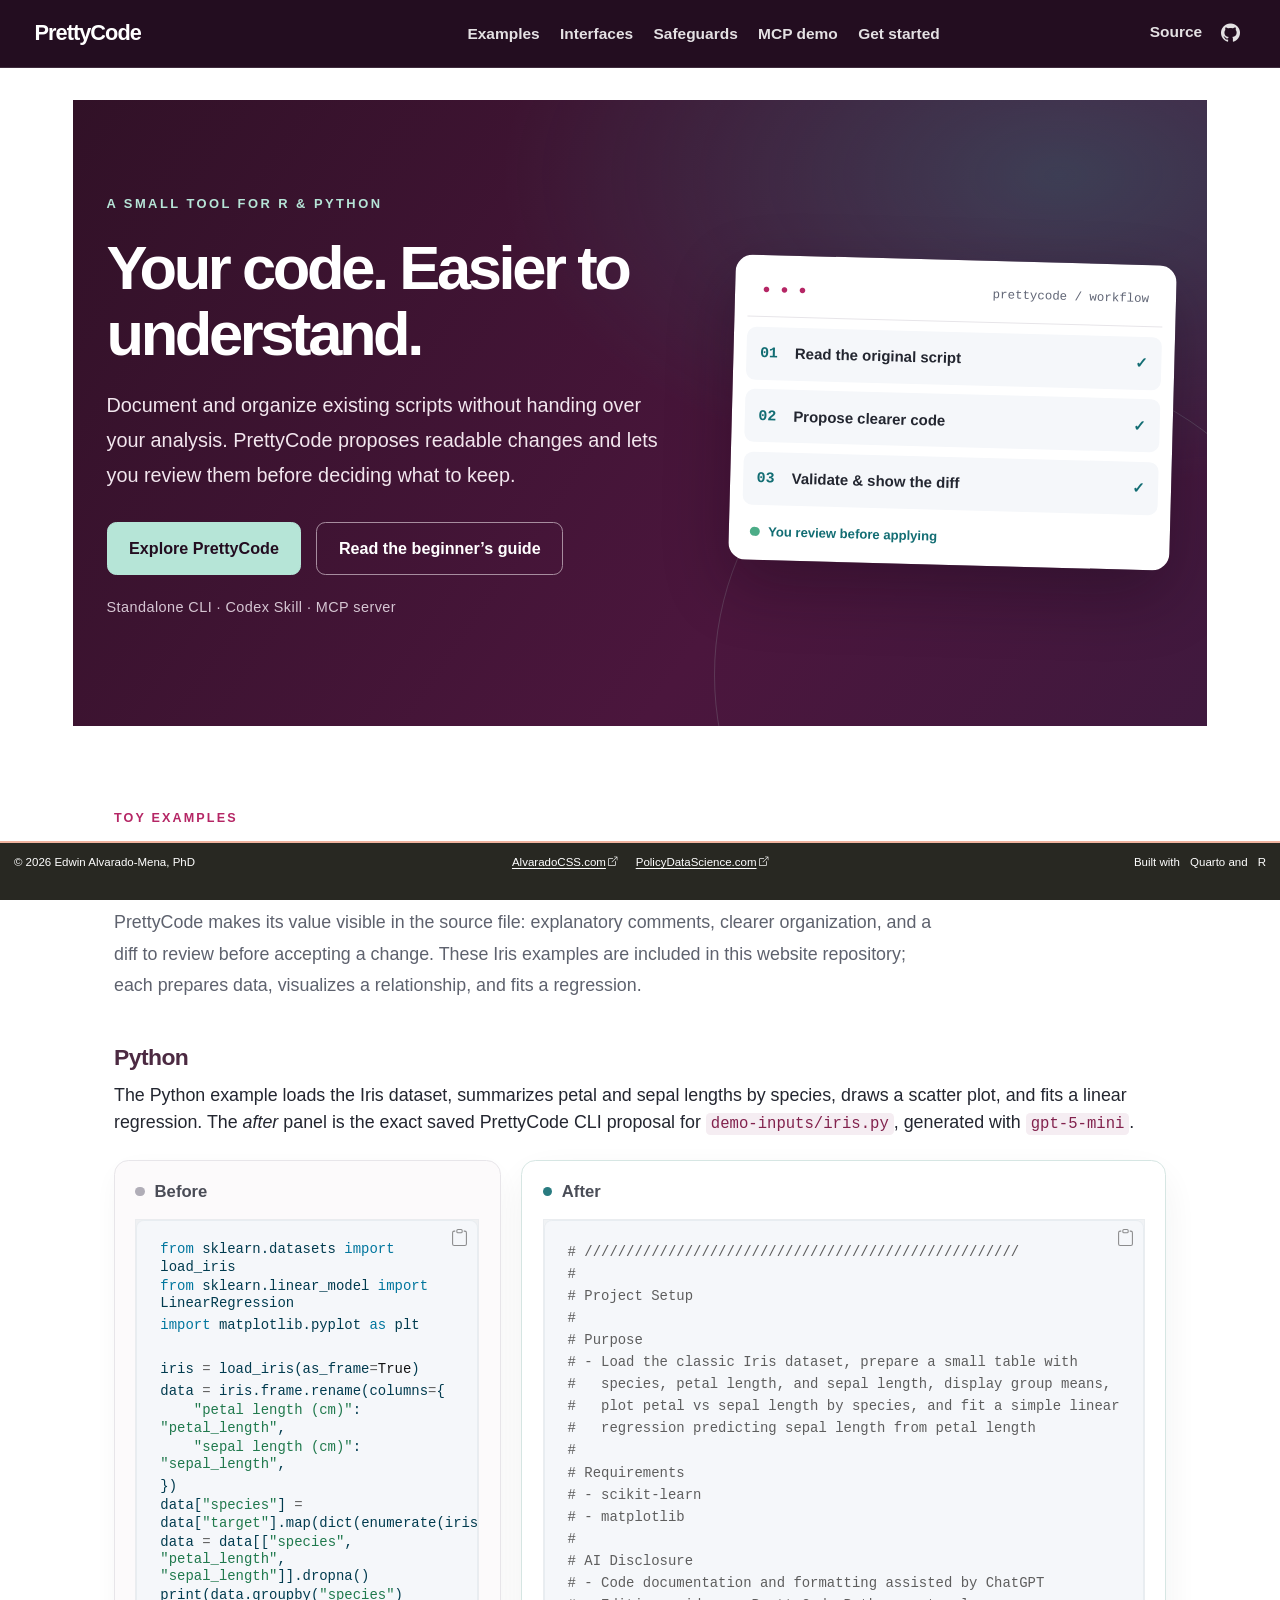
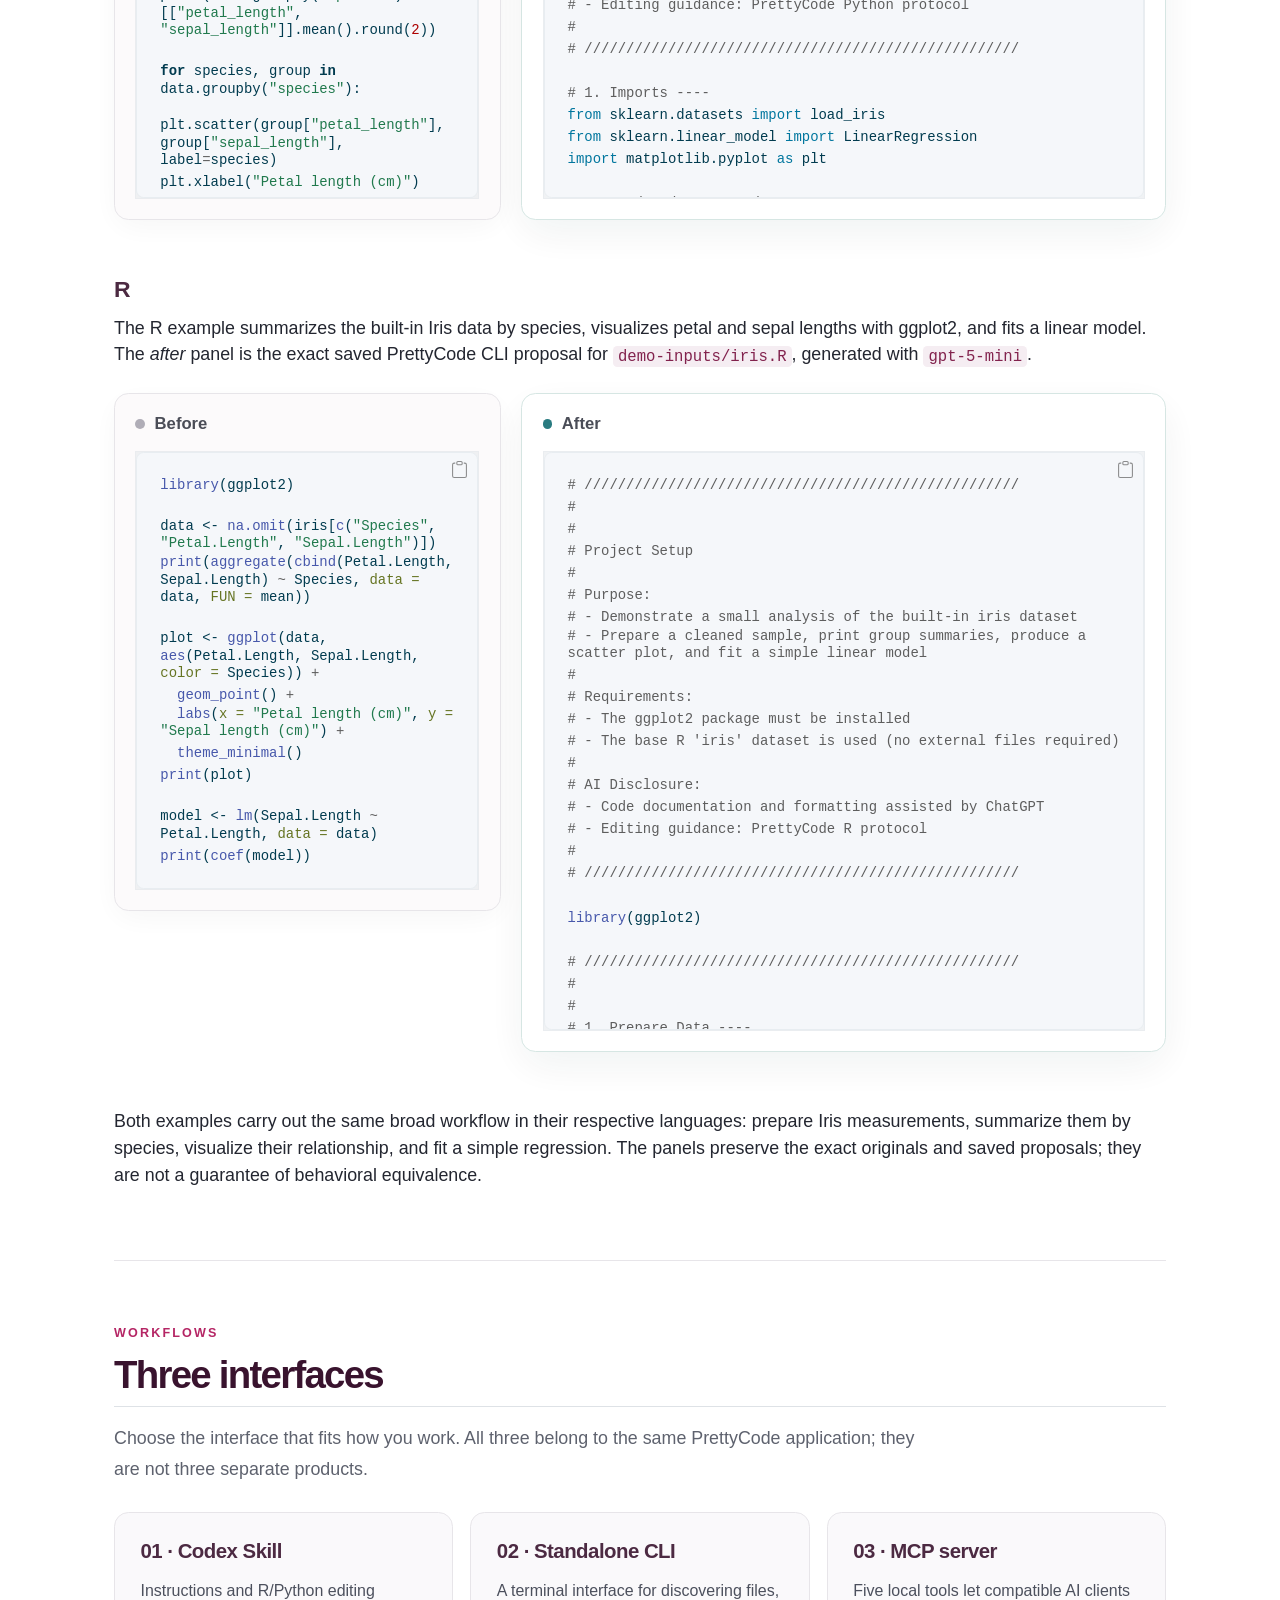
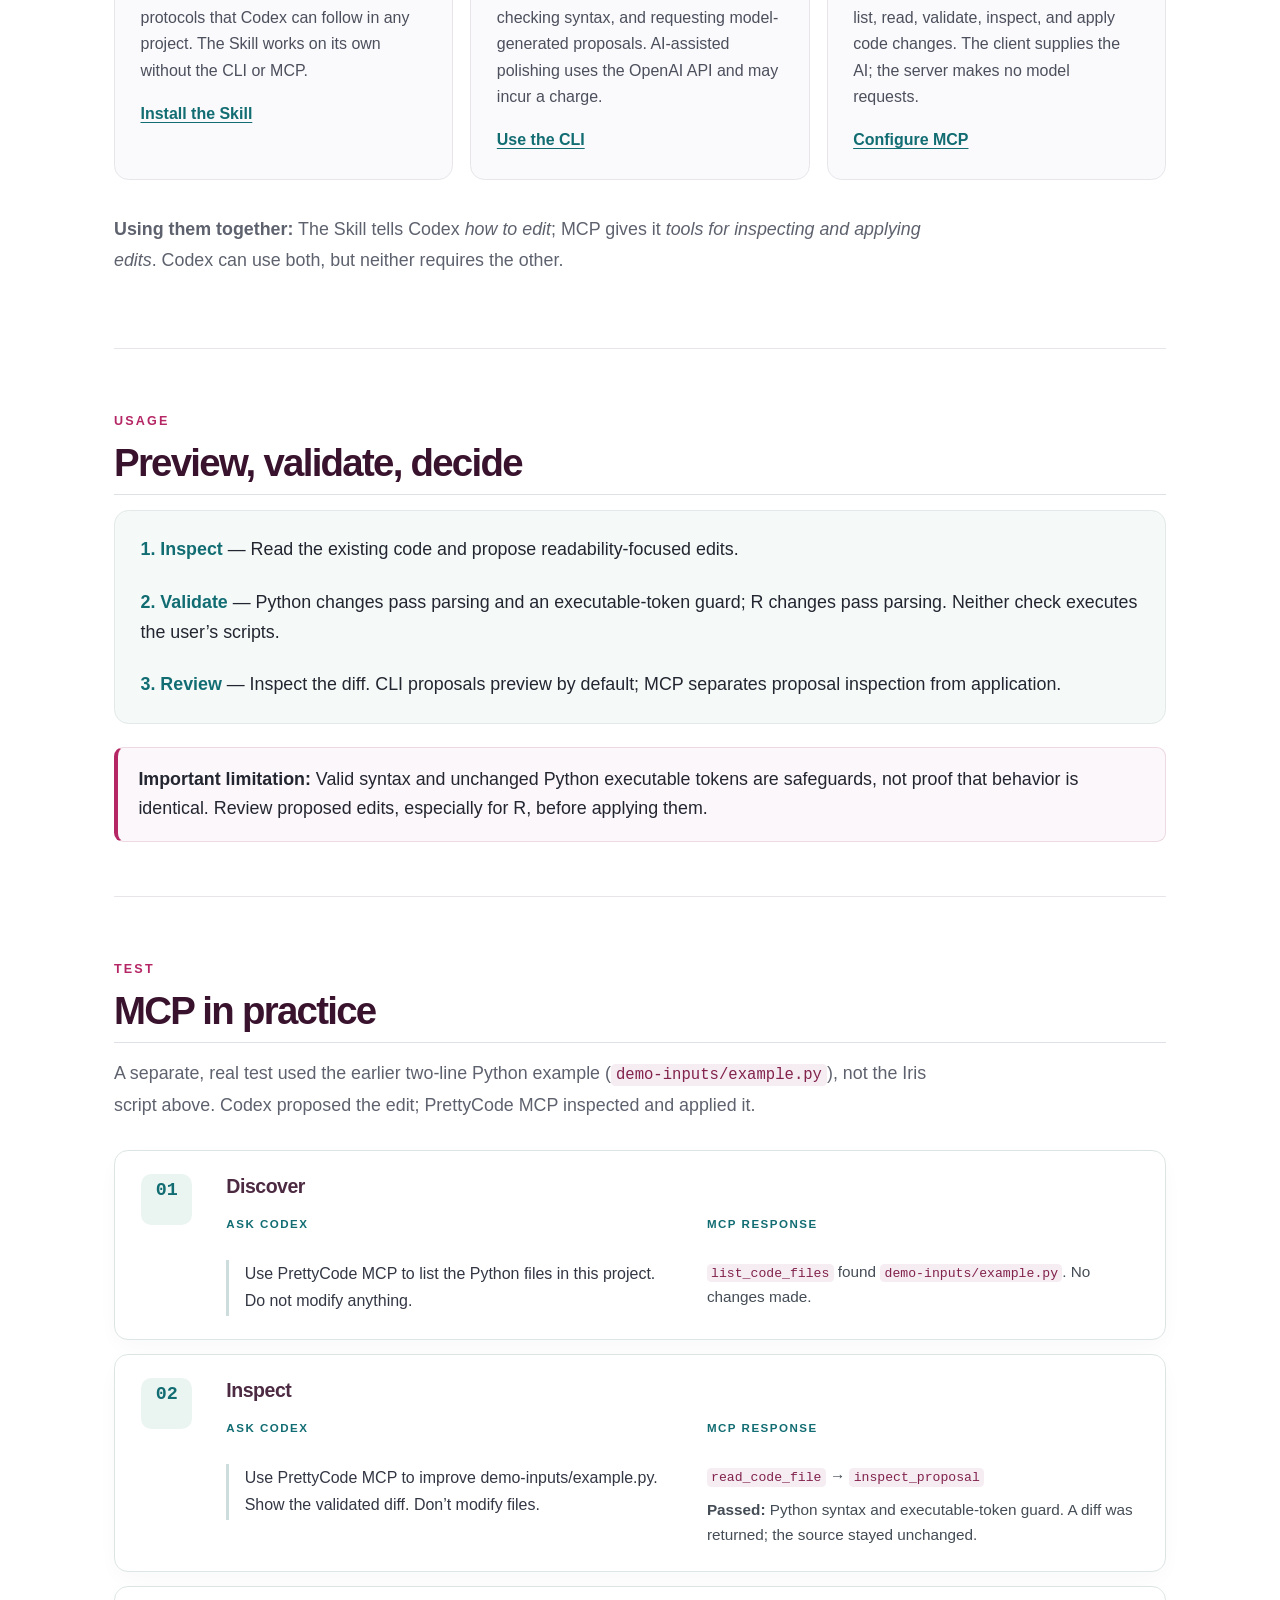
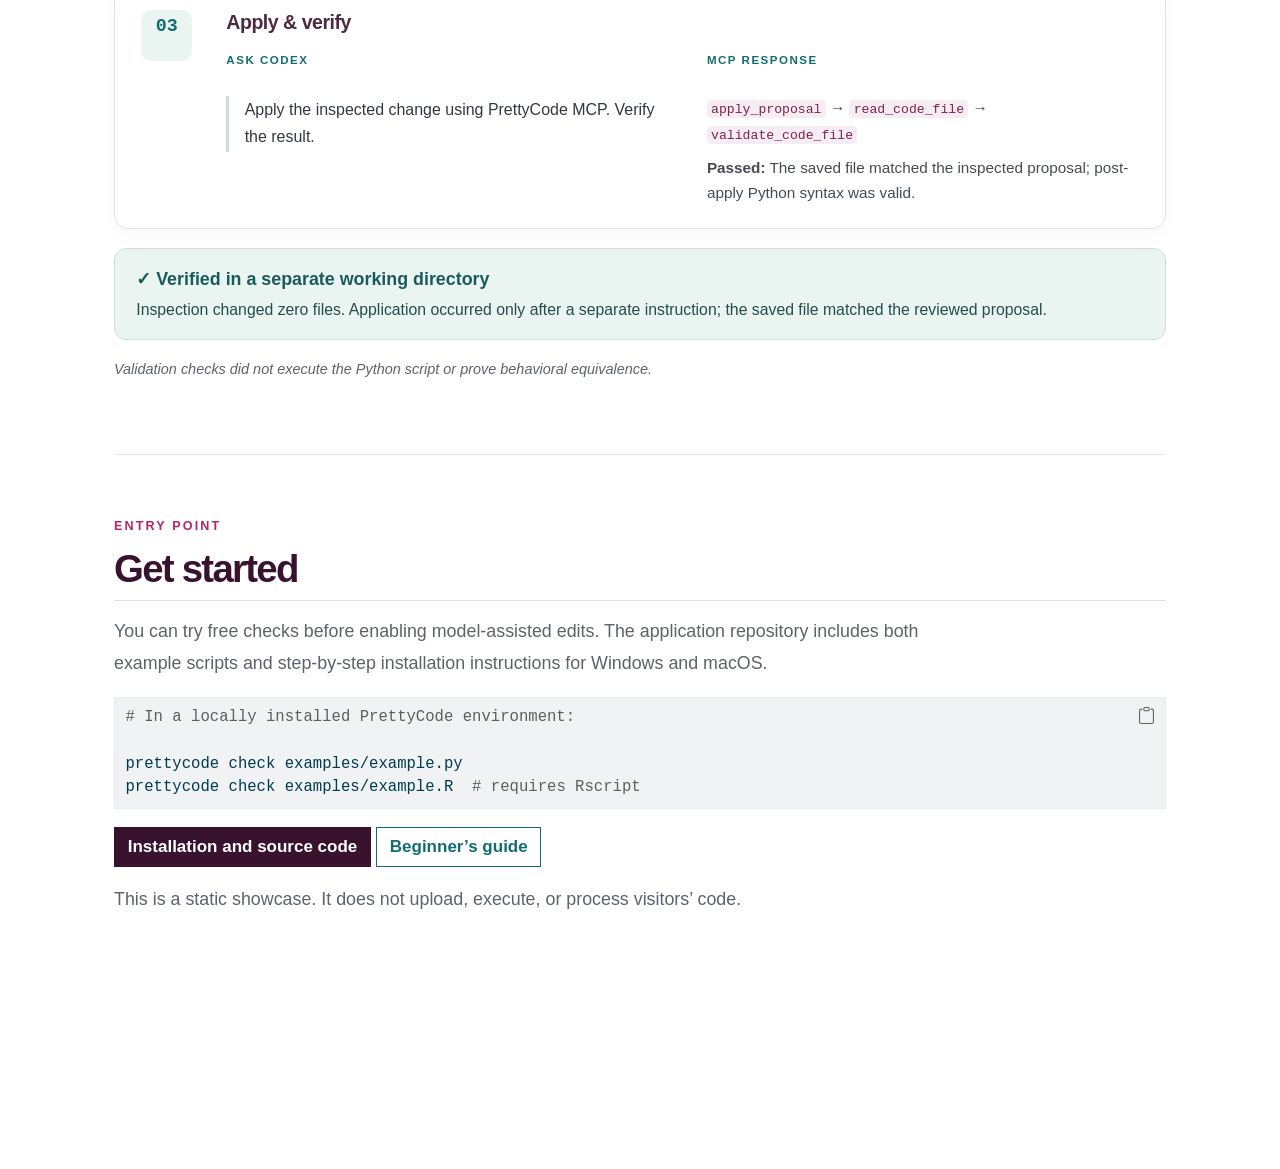
<file: index.html>
<!DOCTYPE html>
<html xmlns="http://www.w3.org/1999/xhtml" lang="en" xml:lang="en"><head>

<meta charset="utf-8">
<meta name="generator" content="quarto-1.8.25">

<meta name="viewport" content="width=device-width, initial-scale=1.0, user-scalable=yes">


<title>PrettyCode</title>
<style>
code{white-space: pre-wrap;}
span.smallcaps{font-variant: small-caps;}
div.columns{display: flex; gap: min(4vw, 1.5em);}
div.column{flex: auto; overflow-x: auto;}
div.hanging-indent{margin-left: 1.5em; text-indent: -1.5em;}
ul.task-list{list-style: none;}
ul.task-list li input[type="checkbox"] {
  width: 0.8em;
  margin: 0 0.8em 0.2em -1em; /* quarto-specific, see https://github.com/quarto-dev/quarto-cli/issues/4556 */ 
  vertical-align: middle;
}
/* CSS for syntax highlighting */
html { -webkit-text-size-adjust: 100%; }
pre > code.sourceCode { white-space: pre; position: relative; }
pre > code.sourceCode > span { display: inline-block; line-height: 1.25; }
pre > code.sourceCode > span:empty { height: 1.2em; }
.sourceCode { overflow: visible; }
code.sourceCode > span { color: inherit; text-decoration: inherit; }
div.sourceCode { margin: 1em 0; }
pre.sourceCode { margin: 0; }
@media screen {
div.sourceCode { overflow: auto; }
}
@media print {
pre > code.sourceCode { white-space: pre-wrap; }
pre > code.sourceCode > span { text-indent: -5em; padding-left: 5em; }
}
pre.numberSource code
  { counter-reset: source-line 0; }
pre.numberSource code > span
  { position: relative; left: -4em; counter-increment: source-line; }
pre.numberSource code > span > a:first-child::before
  { content: counter(source-line);
    position: relative; left: -1em; text-align: right; vertical-align: baseline;
    border: none; display: inline-block;
    -webkit-touch-callout: none; -webkit-user-select: none;
    -khtml-user-select: none; -moz-user-select: none;
    -ms-user-select: none; user-select: none;
    padding: 0 4px; width: 4em;
  }
pre.numberSource { margin-left: 3em;  padding-left: 4px; }
div.sourceCode
  {   }
@media screen {
pre > code.sourceCode > span > a:first-child::before { text-decoration: underline; }
}
</style>


<script src="site_libs/quarto-nav/quarto-nav.js"></script>
<script src="site_libs/clipboard/clipboard.min.js"></script>
<script src="site_libs/quarto-html/quarto.js" type="module"></script>
<script src="site_libs/quarto-html/tabsets/tabsets.js" type="module"></script>
<script src="site_libs/quarto-html/axe/axe-check.js" type="module"></script>
<script src="site_libs/quarto-html/popper.min.js"></script>
<script src="site_libs/quarto-html/tippy.umd.min.js"></script>
<script src="site_libs/quarto-html/anchor.min.js"></script>
<link href="site_libs/quarto-html/tippy.css" rel="stylesheet">
<link href="site_libs/quarto-html/quarto-syntax-highlighting-7b89279ff1a6dce999919e0e67d4d9ec.css" rel="stylesheet" id="quarto-text-highlighting-styles">
<script src="site_libs/bootstrap/bootstrap.min.js"></script>
<link href="site_libs/bootstrap/bootstrap-icons.css" rel="stylesheet">
<link href="site_libs/bootstrap/bootstrap-cdb13bc5f657b12f95edd4f6bce14312.min.css" rel="stylesheet" append-hash="true" id="quarto-bootstrap" data-mode="light">
<script src="site_libs/quarto-contrib/iconify-3.0.0/iconify-icon.min.js"></script>
<script id="quarto-search-options" type="application/json">{
  "language": {
    "search-no-results-text": "No results",
    "search-matching-documents-text": "matching documents",
    "search-copy-link-title": "Copy link to search",
    "search-hide-matches-text": "Hide additional matches",
    "search-more-match-text": "more match in this document",
    "search-more-matches-text": "more matches in this document",
    "search-clear-button-title": "Clear",
    "search-text-placeholder": "",
    "search-detached-cancel-button-title": "Cancel",
    "search-submit-button-title": "Submit",
    "search-label": "Search"
  }
}</script>
<style>html{ scroll-behavior: smooth; }</style>


<link rel="stylesheet" href="styles.css">
</head>

<body class="nav-fixed quarto-light">

<div id="quarto-search-results"></div>
  <header id="quarto-header" class="headroom fixed-top">
    <nav class="navbar navbar-expand-lg " data-bs-theme="dark">
      <div class="navbar-container container-fluid">
      <div class="navbar-brand-container mx-auto">
    <a href="./index.html" class="navbar-brand navbar-brand-logo">
    </a>
    <a class="navbar-brand" href="./index.html">
    <span class="navbar-title">PrettyCode</span>
    </a>
  </div>
          <button class="navbar-toggler" type="button" data-bs-toggle="collapse" data-bs-target="#navbarCollapse" aria-controls="navbarCollapse" role="menu" aria-expanded="false" aria-label="Toggle navigation" onclick="if (window.quartoToggleHeadroom) { window.quartoToggleHeadroom(); }">
  <span class="navbar-toggler-icon"></span>
</button>
          <div class="collapse navbar-collapse" id="navbarCollapse">
            <ul class="navbar-nav navbar-nav-scroll me-auto">
  <li class="nav-item">
    <a class="nav-link" href="./index.html#examples"> 
<span class="menu-text">Examples</span></a>
  </li>  
  <li class="nav-item">
    <a class="nav-link" href="./index.html#interfaces"> 
<span class="menu-text">Interfaces</span></a>
  </li>  
  <li class="nav-item">
    <a class="nav-link" href="./index.html#safeguards"> 
<span class="menu-text">Safeguards</span></a>
  </li>  
  <li class="nav-item">
    <a class="nav-link" href="./index.html#mcp-demo"> 
<span class="menu-text">MCP demo</span></a>
  </li>  
  <li class="nav-item">
    <a class="nav-link" href="./index.html#get-started"> 
<span class="menu-text">Get started</span></a>
  </li>  
</ul>
            <ul class="navbar-nav navbar-nav-scroll ms-auto">
  <li class="nav-item">
    <a class="nav-link" href="https://github.com/ealvaradomena/prettycode-agent"> 
<span class="menu-text">Source</span></a>
  </li>  
  <li class="nav-item compact">
    <a class="nav-link" href="https://github.com/ealvaradomena/prettycode-site"> <i class="bi bi-github" role="img" aria-label="Website source on GitHub">
</i> 
<span class="menu-text"></span></a>
  </li>  
</ul>
          </div> <!-- /navcollapse -->
            <div class="quarto-navbar-tools">
</div>
      </div> <!-- /container-fluid -->
    </nav>
</header>
<!-- content -->
<div id="quarto-content" class="quarto-container page-columns page-rows-contents page-layout-full page-navbar">
<!-- sidebar -->
<!-- margin-sidebar -->
    
<!-- main -->
<main class="content column-page" id="quarto-document-content"><header id="title-block-header" class="quarto-title-block"><h1 class="title display-7">PrettyCode</h1></header>

<header id="title-block-header">


</header>


<div class="hero">
<div class="hero-inner">
<div class="hero-copy">
<div class="eyebrow">
<p>A SMALL TOOL FOR R &amp; PYTHON</p>
</div>
<section id="your-code.-easier-to-understand." class="level1">
<h1>Your code. Easier to understand.</h1>
<p>Document and organize existing scripts without handing over your analysis. PrettyCode proposes readable changes and lets you review them before deciding what to keep.</p>
<p><a href="https://github.com/ealvaradomena/prettycode-agent" class="btn btn-primary hero-button">Explore PrettyCode</a> <a href="https://github.com/ealvaradomena/prettycode-agent/blob/main/PRETTYCODE_BEGINNERS_GUIDE.md" class="btn btn-outline-secondary hero-button">Read the beginner’s guide</a></p>
<div class="hero-note">
<p>Standalone CLI <span aria-hidden="true">·</span> Codex Skill <span aria-hidden="true">·</span> MCP server</p>
</div>
</section>
</div>
<div class="hero-visual" aria-hidden="true">
<div class="workflow-preview">
<div class="workflow-title">
<span class="workflow-dots">● ● ●</span><span>prettycode / workflow</span>
</div>
<div class="workflow-row">
<span class="workflow-number">01</span><span>Read the original script</span><span class="workflow-check">✓</span>
</div>
<div class="workflow-row">
<span class="workflow-number">02</span><span>Propose clearer code</span><span class="workflow-check">✓</span>
</div>
<div class="workflow-row">
<span class="workflow-number">03</span><span>Validate &amp; show the diff</span><span class="workflow-check">✓</span>
</div>
<div class="workflow-footer">
<span class="workflow-pulse"></span> You review before applying
</div>
</div>
</div>
</div>
</div>
<div class="site-content">
<section id="examples" class="level2">
<h2 class="anchored" data-anchor-id="examples">See what changes</h2>
<p>PrettyCode makes its value visible in the source file: explanatory comments, clearer organization, and a diff to review before accepting a change. These Iris examples are included in this website repository; each prepares data, visualizes a relationship, and fits a regression.</p>
<section id="python" class="level3">
<h3 class="anchored" data-anchor-id="python">Python</h3>
<p>The Python example loads the Iris dataset, summarizes petal and sepal lengths by species, draws a scatter plot, and fits a linear regression. The <em>after</em> panel is the exact saved PrettyCode CLI proposal for <code>demo-inputs/iris.py</code>, generated with <code>gpt-5-mini</code>.</p>
<div class="comparison">
<section id="before" class="level4 comparison-panel">
<h4 class="anchored" data-anchor-id="before">Before</h4>
<div class="code-copy-outer-scaffold"><div class="sourceCode" id="cb1"><pre class="sourceCode python code-with-copy"><code class="sourceCode python"><span id="cb1-1"><a href="#cb1-1" aria-hidden="true" tabindex="-1"></a><span class="im">from</span> sklearn.datasets <span class="im">import</span> load_iris</span>
<span id="cb1-2"><a href="#cb1-2" aria-hidden="true" tabindex="-1"></a><span class="im">from</span> sklearn.linear_model <span class="im">import</span> LinearRegression</span>
<span id="cb1-3"><a href="#cb1-3" aria-hidden="true" tabindex="-1"></a><span class="im">import</span> matplotlib.pyplot <span class="im">as</span> plt</span>
<span id="cb1-4"><a href="#cb1-4" aria-hidden="true" tabindex="-1"></a></span>
<span id="cb1-5"><a href="#cb1-5" aria-hidden="true" tabindex="-1"></a>iris <span class="op">=</span> load_iris(as_frame<span class="op">=</span><span class="va">True</span>)</span>
<span id="cb1-6"><a href="#cb1-6" aria-hidden="true" tabindex="-1"></a>data <span class="op">=</span> iris.frame.rename(columns<span class="op">=</span>{</span>
<span id="cb1-7"><a href="#cb1-7" aria-hidden="true" tabindex="-1"></a>    <span class="st">"petal length (cm)"</span>: <span class="st">"petal_length"</span>,</span>
<span id="cb1-8"><a href="#cb1-8" aria-hidden="true" tabindex="-1"></a>    <span class="st">"sepal length (cm)"</span>: <span class="st">"sepal_length"</span>,</span>
<span id="cb1-9"><a href="#cb1-9" aria-hidden="true" tabindex="-1"></a>})</span>
<span id="cb1-10"><a href="#cb1-10" aria-hidden="true" tabindex="-1"></a>data[<span class="st">"species"</span>] <span class="op">=</span> data[<span class="st">"target"</span>].<span class="bu">map</span>(<span class="bu">dict</span>(<span class="bu">enumerate</span>(iris.target_names)))</span>
<span id="cb1-11"><a href="#cb1-11" aria-hidden="true" tabindex="-1"></a>data <span class="op">=</span> data[[<span class="st">"species"</span>, <span class="st">"petal_length"</span>, <span class="st">"sepal_length"</span>]].dropna()</span>
<span id="cb1-12"><a href="#cb1-12" aria-hidden="true" tabindex="-1"></a><span class="bu">print</span>(data.groupby(<span class="st">"species"</span>)[[<span class="st">"petal_length"</span>, <span class="st">"sepal_length"</span>]].mean().<span class="bu">round</span>(<span class="dv">2</span>))</span>
<span id="cb1-13"><a href="#cb1-13" aria-hidden="true" tabindex="-1"></a></span>
<span id="cb1-14"><a href="#cb1-14" aria-hidden="true" tabindex="-1"></a><span class="cf">for</span> species, group <span class="kw">in</span> data.groupby(<span class="st">"species"</span>):</span>
<span id="cb1-15"><a href="#cb1-15" aria-hidden="true" tabindex="-1"></a>    plt.scatter(group[<span class="st">"petal_length"</span>], group[<span class="st">"sepal_length"</span>], label<span class="op">=</span>species)</span>
<span id="cb1-16"><a href="#cb1-16" aria-hidden="true" tabindex="-1"></a>plt.xlabel(<span class="st">"Petal length (cm)"</span>)</span>
<span id="cb1-17"><a href="#cb1-17" aria-hidden="true" tabindex="-1"></a>plt.ylabel(<span class="st">"Sepal length (cm)"</span>)</span>
<span id="cb1-18"><a href="#cb1-18" aria-hidden="true" tabindex="-1"></a>plt.legend()</span>
<span id="cb1-19"><a href="#cb1-19" aria-hidden="true" tabindex="-1"></a>plt.show()</span>
<span id="cb1-20"><a href="#cb1-20" aria-hidden="true" tabindex="-1"></a></span>
<span id="cb1-21"><a href="#cb1-21" aria-hidden="true" tabindex="-1"></a>model <span class="op">=</span> LinearRegression().fit(data[[<span class="st">"petal_length"</span>]], data[<span class="st">"sepal_length"</span>])</span>
<span id="cb1-22"><a href="#cb1-22" aria-hidden="true" tabindex="-1"></a><span class="bu">print</span>(<span class="st">"Intercept:"</span>, model.intercept_, <span class="st">"Slope:"</span>, model.coef_[<span class="dv">0</span>])</span></code></pre></div><button title="Copy to Clipboard" class="code-copy-button"><i class="bi"></i></button></div>
</section>
<section id="after" class="level4 comparison-panel">
<h4 class="anchored" data-anchor-id="after">After</h4>
<div class="code-copy-outer-scaffold"><div class="sourceCode" id="cb2"><pre class="sourceCode python code-with-copy"><code class="sourceCode python"><span id="cb2-1"><a href="#cb2-1" aria-hidden="true" tabindex="-1"></a><span class="co"># ////////////////////////////////////////////////////</span></span>
<span id="cb2-2"><a href="#cb2-2" aria-hidden="true" tabindex="-1"></a><span class="co">#</span></span>
<span id="cb2-3"><a href="#cb2-3" aria-hidden="true" tabindex="-1"></a><span class="co"># Project Setup</span></span>
<span id="cb2-4"><a href="#cb2-4" aria-hidden="true" tabindex="-1"></a><span class="co">#</span></span>
<span id="cb2-5"><a href="#cb2-5" aria-hidden="true" tabindex="-1"></a><span class="co"># Purpose</span></span>
<span id="cb2-6"><a href="#cb2-6" aria-hidden="true" tabindex="-1"></a><span class="co"># - Load the classic Iris dataset, prepare a small table with</span></span>
<span id="cb2-7"><a href="#cb2-7" aria-hidden="true" tabindex="-1"></a><span class="co">#   species, petal length, and sepal length, display group means,</span></span>
<span id="cb2-8"><a href="#cb2-8" aria-hidden="true" tabindex="-1"></a><span class="co">#   plot petal vs sepal length by species, and fit a simple linear</span></span>
<span id="cb2-9"><a href="#cb2-9" aria-hidden="true" tabindex="-1"></a><span class="co">#   regression predicting sepal length from petal length</span></span>
<span id="cb2-10"><a href="#cb2-10" aria-hidden="true" tabindex="-1"></a><span class="co">#</span></span>
<span id="cb2-11"><a href="#cb2-11" aria-hidden="true" tabindex="-1"></a><span class="co"># Requirements</span></span>
<span id="cb2-12"><a href="#cb2-12" aria-hidden="true" tabindex="-1"></a><span class="co"># - scikit-learn</span></span>
<span id="cb2-13"><a href="#cb2-13" aria-hidden="true" tabindex="-1"></a><span class="co"># - matplotlib</span></span>
<span id="cb2-14"><a href="#cb2-14" aria-hidden="true" tabindex="-1"></a><span class="co">#</span></span>
<span id="cb2-15"><a href="#cb2-15" aria-hidden="true" tabindex="-1"></a><span class="co"># AI Disclosure</span></span>
<span id="cb2-16"><a href="#cb2-16" aria-hidden="true" tabindex="-1"></a><span class="co"># - Code documentation and formatting assisted by ChatGPT</span></span>
<span id="cb2-17"><a href="#cb2-17" aria-hidden="true" tabindex="-1"></a><span class="co"># - Editing guidance: PrettyCode Python protocol</span></span>
<span id="cb2-18"><a href="#cb2-18" aria-hidden="true" tabindex="-1"></a><span class="co">#</span></span>
<span id="cb2-19"><a href="#cb2-19" aria-hidden="true" tabindex="-1"></a><span class="co"># ////////////////////////////////////////////////////</span></span>
<span id="cb2-20"><a href="#cb2-20" aria-hidden="true" tabindex="-1"></a></span>
<span id="cb2-21"><a href="#cb2-21" aria-hidden="true" tabindex="-1"></a><span class="co"># 1. Imports ----</span></span>
<span id="cb2-22"><a href="#cb2-22" aria-hidden="true" tabindex="-1"></a><span class="im">from</span> sklearn.datasets <span class="im">import</span> load_iris</span>
<span id="cb2-23"><a href="#cb2-23" aria-hidden="true" tabindex="-1"></a><span class="im">from</span> sklearn.linear_model <span class="im">import</span> LinearRegression</span>
<span id="cb2-24"><a href="#cb2-24" aria-hidden="true" tabindex="-1"></a><span class="im">import</span> matplotlib.pyplot <span class="im">as</span> plt</span>
<span id="cb2-25"><a href="#cb2-25" aria-hidden="true" tabindex="-1"></a></span>
<span id="cb2-26"><a href="#cb2-26" aria-hidden="true" tabindex="-1"></a><span class="co"># 2. Load and prepare data ----</span></span>
<span id="cb2-27"><a href="#cb2-27" aria-hidden="true" tabindex="-1"></a></span>
<span id="cb2-28"><a href="#cb2-28" aria-hidden="true" tabindex="-1"></a><span class="co"># Load the iris dataset as a pandas DataFrame (scikit-learn provides as_frame)</span></span>
<span id="cb2-29"><a href="#cb2-29" aria-hidden="true" tabindex="-1"></a>iris <span class="op">=</span> load_iris(as_frame<span class="op">=</span><span class="va">True</span>)</span>
<span id="cb2-30"><a href="#cb2-30" aria-hidden="true" tabindex="-1"></a></span>
<span id="cb2-31"><a href="#cb2-31" aria-hidden="true" tabindex="-1"></a><span class="co"># Rename lengthy column names to shorter, snake_case names for clarity</span></span>
<span id="cb2-32"><a href="#cb2-32" aria-hidden="true" tabindex="-1"></a>data <span class="op">=</span> iris.frame.rename(</span>
<span id="cb2-33"><a href="#cb2-33" aria-hidden="true" tabindex="-1"></a>    columns<span class="op">=</span>{</span>
<span id="cb2-34"><a href="#cb2-34" aria-hidden="true" tabindex="-1"></a>        <span class="st">"petal length (cm)"</span>: <span class="st">"petal_length"</span>,</span>
<span id="cb2-35"><a href="#cb2-35" aria-hidden="true" tabindex="-1"></a>        <span class="st">"sepal length (cm)"</span>: <span class="st">"sepal_length"</span>,</span>
<span id="cb2-36"><a href="#cb2-36" aria-hidden="true" tabindex="-1"></a>    }</span>
<span id="cb2-37"><a href="#cb2-37" aria-hidden="true" tabindex="-1"></a>)</span>
<span id="cb2-38"><a href="#cb2-38" aria-hidden="true" tabindex="-1"></a></span>
<span id="cb2-39"><a href="#cb2-39" aria-hidden="true" tabindex="-1"></a><span class="co"># Map numeric target codes to human-readable species names</span></span>
<span id="cb2-40"><a href="#cb2-40" aria-hidden="true" tabindex="-1"></a><span class="co"># - iris.target_names contains the species labels in order</span></span>
<span id="cb2-41"><a href="#cb2-41" aria-hidden="true" tabindex="-1"></a>data[<span class="st">"species"</span>] <span class="op">=</span> data[<span class="st">"target"</span>].<span class="bu">map</span>(<span class="bu">dict</span>(<span class="bu">enumerate</span>(iris.target_names)))</span>
<span id="cb2-42"><a href="#cb2-42" aria-hidden="true" tabindex="-1"></a></span>
<span id="cb2-43"><a href="#cb2-43" aria-hidden="true" tabindex="-1"></a><span class="co"># Keep only the columns we need for analysis and drop any missing rows</span></span>
<span id="cb2-44"><a href="#cb2-44" aria-hidden="true" tabindex="-1"></a>data <span class="op">=</span> data[[<span class="st">"species"</span>, <span class="st">"petal_length"</span>, <span class="st">"sepal_length"</span>]].dropna()</span>
<span id="cb2-45"><a href="#cb2-45" aria-hidden="true" tabindex="-1"></a></span>
<span id="cb2-46"><a href="#cb2-46" aria-hidden="true" tabindex="-1"></a><span class="co"># 3. Summary statistics ----</span></span>
<span id="cb2-47"><a href="#cb2-47" aria-hidden="true" tabindex="-1"></a></span>
<span id="cb2-48"><a href="#cb2-48" aria-hidden="true" tabindex="-1"></a><span class="co"># Print mean petal and sepal lengths for each species (rounded to 2 decimals)</span></span>
<span id="cb2-49"><a href="#cb2-49" aria-hidden="true" tabindex="-1"></a><span class="bu">print</span>(data.groupby(<span class="st">"species"</span>)[[<span class="st">"petal_length"</span>, <span class="st">"sepal_length"</span>]].mean().<span class="bu">round</span>(<span class="dv">2</span>))</span>
<span id="cb2-50"><a href="#cb2-50" aria-hidden="true" tabindex="-1"></a></span>
<span id="cb2-51"><a href="#cb2-51" aria-hidden="true" tabindex="-1"></a><span class="co"># 4. Visualization ----</span></span>
<span id="cb2-52"><a href="#cb2-52" aria-hidden="true" tabindex="-1"></a></span>
<span id="cb2-53"><a href="#cb2-53" aria-hidden="true" tabindex="-1"></a><span class="co"># Scatter plot of petal length vs sepal length, colored by species</span></span>
<span id="cb2-54"><a href="#cb2-54" aria-hidden="true" tabindex="-1"></a><span class="cf">for</span> species, group <span class="kw">in</span> data.groupby(<span class="st">"species"</span>):</span>
<span id="cb2-55"><a href="#cb2-55" aria-hidden="true" tabindex="-1"></a>    plt.scatter(group[<span class="st">"petal_length"</span>], group[<span class="st">"sepal_length"</span>], label<span class="op">=</span>species)</span>
<span id="cb2-56"><a href="#cb2-56" aria-hidden="true" tabindex="-1"></a></span>
<span id="cb2-57"><a href="#cb2-57" aria-hidden="true" tabindex="-1"></a><span class="co"># Label axes, show legend, and display the figure</span></span>
<span id="cb2-58"><a href="#cb2-58" aria-hidden="true" tabindex="-1"></a>plt.xlabel(<span class="st">"Petal length (cm)"</span>)</span>
<span id="cb2-59"><a href="#cb2-59" aria-hidden="true" tabindex="-1"></a>plt.ylabel(<span class="st">"Sepal length (cm)"</span>)</span>
<span id="cb2-60"><a href="#cb2-60" aria-hidden="true" tabindex="-1"></a>plt.legend()</span>
<span id="cb2-61"><a href="#cb2-61" aria-hidden="true" tabindex="-1"></a>plt.show()</span>
<span id="cb2-62"><a href="#cb2-62" aria-hidden="true" tabindex="-1"></a></span>
<span id="cb2-63"><a href="#cb2-63" aria-hidden="true" tabindex="-1"></a><span class="co"># 5. Simple linear regression ----</span></span>
<span id="cb2-64"><a href="#cb2-64" aria-hidden="true" tabindex="-1"></a></span>
<span id="cb2-65"><a href="#cb2-65" aria-hidden="true" tabindex="-1"></a><span class="co"># Fit a linear model predicting sepal length from petal length</span></span>
<span id="cb2-66"><a href="#cb2-66" aria-hidden="true" tabindex="-1"></a>model <span class="op">=</span> LinearRegression().fit(data[[<span class="st">"petal_length"</span>]], data[<span class="st">"sepal_length"</span>])</span>
<span id="cb2-67"><a href="#cb2-67" aria-hidden="true" tabindex="-1"></a></span>
<span id="cb2-68"><a href="#cb2-68" aria-hidden="true" tabindex="-1"></a><span class="co"># Print model parameters (intercept and slope)</span></span>
<span id="cb2-69"><a href="#cb2-69" aria-hidden="true" tabindex="-1"></a><span class="bu">print</span>(<span class="st">"Intercept:"</span>, model.intercept_, <span class="st">"Slope:"</span>, model.coef_[<span class="dv">0</span>])</span></code></pre></div><button title="Copy to Clipboard" class="code-copy-button"><i class="bi"></i></button></div>
</section>
</div>
</section>
<section id="r" class="level3">
<h3 class="anchored" data-anchor-id="r">R</h3>
<p>The R example summarizes the built-in Iris data by species, visualizes petal and sepal lengths with ggplot2, and fits a linear model. The <em>after</em> panel is the exact saved PrettyCode CLI proposal for <code>demo-inputs/iris.R</code>, generated with <code>gpt-5-mini</code>.</p>
<div class="comparison">
<section id="before-1" class="level4 comparison-panel">
<h4 class="anchored" data-anchor-id="before-1">Before</h4>
<div class="code-copy-outer-scaffold"><div class="sourceCode" id="cb3"><pre class="sourceCode r code-with-copy"><code class="sourceCode r"><span id="cb3-1"><a href="#cb3-1" aria-hidden="true" tabindex="-1"></a><span class="fu">library</span>(ggplot2)</span>
<span id="cb3-2"><a href="#cb3-2" aria-hidden="true" tabindex="-1"></a></span>
<span id="cb3-3"><a href="#cb3-3" aria-hidden="true" tabindex="-1"></a>data <span class="ot">&lt;-</span> <span class="fu">na.omit</span>(iris[<span class="fu">c</span>(<span class="st">"Species"</span>, <span class="st">"Petal.Length"</span>, <span class="st">"Sepal.Length"</span>)])</span>
<span id="cb3-4"><a href="#cb3-4" aria-hidden="true" tabindex="-1"></a><span class="fu">print</span>(<span class="fu">aggregate</span>(<span class="fu">cbind</span>(Petal.Length, Sepal.Length) <span class="sc">~</span> Species, <span class="at">data =</span> data, <span class="at">FUN =</span> mean))</span>
<span id="cb3-5"><a href="#cb3-5" aria-hidden="true" tabindex="-1"></a></span>
<span id="cb3-6"><a href="#cb3-6" aria-hidden="true" tabindex="-1"></a>plot <span class="ot">&lt;-</span> <span class="fu">ggplot</span>(data, <span class="fu">aes</span>(Petal.Length, Sepal.Length, <span class="at">color =</span> Species)) <span class="sc">+</span></span>
<span id="cb3-7"><a href="#cb3-7" aria-hidden="true" tabindex="-1"></a>  <span class="fu">geom_point</span>() <span class="sc">+</span></span>
<span id="cb3-8"><a href="#cb3-8" aria-hidden="true" tabindex="-1"></a>  <span class="fu">labs</span>(<span class="at">x =</span> <span class="st">"Petal length (cm)"</span>, <span class="at">y =</span> <span class="st">"Sepal length (cm)"</span>) <span class="sc">+</span></span>
<span id="cb3-9"><a href="#cb3-9" aria-hidden="true" tabindex="-1"></a>  <span class="fu">theme_minimal</span>()</span>
<span id="cb3-10"><a href="#cb3-10" aria-hidden="true" tabindex="-1"></a><span class="fu">print</span>(plot)</span>
<span id="cb3-11"><a href="#cb3-11" aria-hidden="true" tabindex="-1"></a></span>
<span id="cb3-12"><a href="#cb3-12" aria-hidden="true" tabindex="-1"></a>model <span class="ot">&lt;-</span> <span class="fu">lm</span>(Sepal.Length <span class="sc">~</span> Petal.Length, <span class="at">data =</span> data)</span>
<span id="cb3-13"><a href="#cb3-13" aria-hidden="true" tabindex="-1"></a><span class="fu">print</span>(<span class="fu">coef</span>(model))</span></code></pre></div><button title="Copy to Clipboard" class="code-copy-button"><i class="bi"></i></button></div>
</section>
<section id="after-1" class="level4 comparison-panel">
<h4 class="anchored" data-anchor-id="after-1">After</h4>
<div class="code-copy-outer-scaffold"><div class="sourceCode" id="cb4"><pre class="sourceCode r code-with-copy"><code class="sourceCode r"><span id="cb4-1"><a href="#cb4-1" aria-hidden="true" tabindex="-1"></a><span class="co"># ////////////////////////////////////////////////////</span></span>
<span id="cb4-2"><a href="#cb4-2" aria-hidden="true" tabindex="-1"></a><span class="co">#</span></span>
<span id="cb4-3"><a href="#cb4-3" aria-hidden="true" tabindex="-1"></a><span class="co">#</span></span>
<span id="cb4-4"><a href="#cb4-4" aria-hidden="true" tabindex="-1"></a><span class="co"># Project Setup</span></span>
<span id="cb4-5"><a href="#cb4-5" aria-hidden="true" tabindex="-1"></a><span class="co">#</span></span>
<span id="cb4-6"><a href="#cb4-6" aria-hidden="true" tabindex="-1"></a><span class="co"># Purpose:</span></span>
<span id="cb4-7"><a href="#cb4-7" aria-hidden="true" tabindex="-1"></a><span class="co"># - Demonstrate a small analysis of the built-in iris dataset</span></span>
<span id="cb4-8"><a href="#cb4-8" aria-hidden="true" tabindex="-1"></a><span class="co"># - Prepare a cleaned sample, print group summaries, produce a scatter plot, and fit a simple linear model</span></span>
<span id="cb4-9"><a href="#cb4-9" aria-hidden="true" tabindex="-1"></a><span class="co">#</span></span>
<span id="cb4-10"><a href="#cb4-10" aria-hidden="true" tabindex="-1"></a><span class="co"># Requirements:</span></span>
<span id="cb4-11"><a href="#cb4-11" aria-hidden="true" tabindex="-1"></a><span class="co"># - The ggplot2 package must be installed</span></span>
<span id="cb4-12"><a href="#cb4-12" aria-hidden="true" tabindex="-1"></a><span class="co"># - The base R 'iris' dataset is used (no external files required)</span></span>
<span id="cb4-13"><a href="#cb4-13" aria-hidden="true" tabindex="-1"></a><span class="co">#</span></span>
<span id="cb4-14"><a href="#cb4-14" aria-hidden="true" tabindex="-1"></a><span class="co"># AI Disclosure:</span></span>
<span id="cb4-15"><a href="#cb4-15" aria-hidden="true" tabindex="-1"></a><span class="co"># - Code documentation and formatting assisted by ChatGPT</span></span>
<span id="cb4-16"><a href="#cb4-16" aria-hidden="true" tabindex="-1"></a><span class="co"># - Editing guidance: PrettyCode R protocol</span></span>
<span id="cb4-17"><a href="#cb4-17" aria-hidden="true" tabindex="-1"></a><span class="co">#</span></span>
<span id="cb4-18"><a href="#cb4-18" aria-hidden="true" tabindex="-1"></a><span class="co"># ////////////////////////////////////////////////////</span></span>
<span id="cb4-19"><a href="#cb4-19" aria-hidden="true" tabindex="-1"></a></span>
<span id="cb4-20"><a href="#cb4-20" aria-hidden="true" tabindex="-1"></a><span class="fu">library</span>(ggplot2)</span>
<span id="cb4-21"><a href="#cb4-21" aria-hidden="true" tabindex="-1"></a></span>
<span id="cb4-22"><a href="#cb4-22" aria-hidden="true" tabindex="-1"></a><span class="co"># ////////////////////////////////////////////////////</span></span>
<span id="cb4-23"><a href="#cb4-23" aria-hidden="true" tabindex="-1"></a><span class="co">#</span></span>
<span id="cb4-24"><a href="#cb4-24" aria-hidden="true" tabindex="-1"></a><span class="co">#</span></span>
<span id="cb4-25"><a href="#cb4-25" aria-hidden="true" tabindex="-1"></a><span class="co"># 1. Prepare Data ----</span></span>
<span id="cb4-26"><a href="#cb4-26" aria-hidden="true" tabindex="-1"></a><span class="co">#</span></span>
<span id="cb4-27"><a href="#cb4-27" aria-hidden="true" tabindex="-1"></a><span class="co">#</span></span>
<span id="cb4-28"><a href="#cb4-28" aria-hidden="true" tabindex="-1"></a><span class="co"># ////////////////////////////////////////////////////</span></span>
<span id="cb4-29"><a href="#cb4-29" aria-hidden="true" tabindex="-1"></a></span>
<span id="cb4-30"><a href="#cb4-30" aria-hidden="true" tabindex="-1"></a><span class="co"># Load a subset of the iris dataset and drop any rows with missing values</span></span>
<span id="cb4-31"><a href="#cb4-31" aria-hidden="true" tabindex="-1"></a>data <span class="ot">&lt;-</span> <span class="fu">na.omit</span>(</span>
<span id="cb4-32"><a href="#cb4-32" aria-hidden="true" tabindex="-1"></a>  iris[<span class="fu">c</span>(<span class="st">"Species"</span>, <span class="st">"Petal.Length"</span>, <span class="st">"Sepal.Length"</span>)]</span>
<span id="cb4-33"><a href="#cb4-33" aria-hidden="true" tabindex="-1"></a>)</span>
<span id="cb4-34"><a href="#cb4-34" aria-hidden="true" tabindex="-1"></a></span>
<span id="cb4-35"><a href="#cb4-35" aria-hidden="true" tabindex="-1"></a><span class="co"># ////////////////////////////////////////////////////</span></span>
<span id="cb4-36"><a href="#cb4-36" aria-hidden="true" tabindex="-1"></a><span class="co">#</span></span>
<span id="cb4-37"><a href="#cb4-37" aria-hidden="true" tabindex="-1"></a><span class="co">#</span></span>
<span id="cb4-38"><a href="#cb4-38" aria-hidden="true" tabindex="-1"></a><span class="co"># 2. Summary Aggregation ----</span></span>
<span id="cb4-39"><a href="#cb4-39" aria-hidden="true" tabindex="-1"></a><span class="co">#</span></span>
<span id="cb4-40"><a href="#cb4-40" aria-hidden="true" tabindex="-1"></a><span class="co">#</span></span>
<span id="cb4-41"><a href="#cb4-41" aria-hidden="true" tabindex="-1"></a><span class="co"># ////////////////////////////////////////////////////</span></span>
<span id="cb4-42"><a href="#cb4-42" aria-hidden="true" tabindex="-1"></a></span>
<span id="cb4-43"><a href="#cb4-43" aria-hidden="true" tabindex="-1"></a><span class="co"># Compute and print mean Petal.Length and Sepal.Length by Species</span></span>
<span id="cb4-44"><a href="#cb4-44" aria-hidden="true" tabindex="-1"></a><span class="co"># Aggregation uses the base stats::aggregate behavior</span></span>
<span id="cb4-45"><a href="#cb4-45" aria-hidden="true" tabindex="-1"></a><span class="fu">print</span>(</span>
<span id="cb4-46"><a href="#cb4-46" aria-hidden="true" tabindex="-1"></a>  <span class="fu">aggregate</span>(</span>
<span id="cb4-47"><a href="#cb4-47" aria-hidden="true" tabindex="-1"></a>    <span class="fu">cbind</span>(Petal.Length, Sepal.Length) <span class="sc">~</span> Species,</span>
<span id="cb4-48"><a href="#cb4-48" aria-hidden="true" tabindex="-1"></a>    <span class="at">data =</span> data,</span>
<span id="cb4-49"><a href="#cb4-49" aria-hidden="true" tabindex="-1"></a>    <span class="at">FUN =</span> mean</span>
<span id="cb4-50"><a href="#cb4-50" aria-hidden="true" tabindex="-1"></a>  )</span>
<span id="cb4-51"><a href="#cb4-51" aria-hidden="true" tabindex="-1"></a>)</span>
<span id="cb4-52"><a href="#cb4-52" aria-hidden="true" tabindex="-1"></a></span>
<span id="cb4-53"><a href="#cb4-53" aria-hidden="true" tabindex="-1"></a><span class="co"># ////////////////////////////////////////////////////</span></span>
<span id="cb4-54"><a href="#cb4-54" aria-hidden="true" tabindex="-1"></a><span class="co">#</span></span>
<span id="cb4-55"><a href="#cb4-55" aria-hidden="true" tabindex="-1"></a><span class="co">#</span></span>
<span id="cb4-56"><a href="#cb4-56" aria-hidden="true" tabindex="-1"></a><span class="co"># 3. Visualization ----</span></span>
<span id="cb4-57"><a href="#cb4-57" aria-hidden="true" tabindex="-1"></a><span class="co">#</span></span>
<span id="cb4-58"><a href="#cb4-58" aria-hidden="true" tabindex="-1"></a><span class="co">#</span></span>
<span id="cb4-59"><a href="#cb4-59" aria-hidden="true" tabindex="-1"></a><span class="co"># ////////////////////////////////////////////////////</span></span>
<span id="cb4-60"><a href="#cb4-60" aria-hidden="true" tabindex="-1"></a></span>
<span id="cb4-61"><a href="#cb4-61" aria-hidden="true" tabindex="-1"></a><span class="co"># Create a scatter plot of Petal.Length vs Sepal.Length colored by Species</span></span>
<span id="cb4-62"><a href="#cb4-62" aria-hidden="true" tabindex="-1"></a>plot <span class="ot">&lt;-</span> ggplot2<span class="sc">::</span><span class="fu">ggplot</span>(</span>
<span id="cb4-63"><a href="#cb4-63" aria-hidden="true" tabindex="-1"></a>  data,</span>
<span id="cb4-64"><a href="#cb4-64" aria-hidden="true" tabindex="-1"></a>  ggplot2<span class="sc">::</span><span class="fu">aes</span>(Petal.Length, Sepal.Length, <span class="at">color =</span> Species)</span>
<span id="cb4-65"><a href="#cb4-65" aria-hidden="true" tabindex="-1"></a>) <span class="sc">+</span></span>
<span id="cb4-66"><a href="#cb4-66" aria-hidden="true" tabindex="-1"></a>  ggplot2<span class="sc">::</span><span class="fu">geom_point</span>() <span class="sc">+</span></span>
<span id="cb4-67"><a href="#cb4-67" aria-hidden="true" tabindex="-1"></a>  ggplot2<span class="sc">::</span><span class="fu">labs</span>(</span>
<span id="cb4-68"><a href="#cb4-68" aria-hidden="true" tabindex="-1"></a>    <span class="at">x =</span> <span class="st">"Petal length (cm)"</span>,</span>
<span id="cb4-69"><a href="#cb4-69" aria-hidden="true" tabindex="-1"></a>    <span class="at">y =</span> <span class="st">"Sepal length (cm)"</span></span>
<span id="cb4-70"><a href="#cb4-70" aria-hidden="true" tabindex="-1"></a>  ) <span class="sc">+</span></span>
<span id="cb4-71"><a href="#cb4-71" aria-hidden="true" tabindex="-1"></a>  ggplot2<span class="sc">::</span><span class="fu">theme_minimal</span>()</span>
<span id="cb4-72"><a href="#cb4-72" aria-hidden="true" tabindex="-1"></a></span>
<span id="cb4-73"><a href="#cb4-73" aria-hidden="true" tabindex="-1"></a><span class="co"># Print the ggplot object so it renders in interactive sessions</span></span>
<span id="cb4-74"><a href="#cb4-74" aria-hidden="true" tabindex="-1"></a><span class="fu">print</span>(plot)</span>
<span id="cb4-75"><a href="#cb4-75" aria-hidden="true" tabindex="-1"></a></span>
<span id="cb4-76"><a href="#cb4-76" aria-hidden="true" tabindex="-1"></a><span class="co"># ////////////////////////////////////////////////////</span></span>
<span id="cb4-77"><a href="#cb4-77" aria-hidden="true" tabindex="-1"></a><span class="co">#</span></span>
<span id="cb4-78"><a href="#cb4-78" aria-hidden="true" tabindex="-1"></a><span class="co">#</span></span>
<span id="cb4-79"><a href="#cb4-79" aria-hidden="true" tabindex="-1"></a><span class="co"># 4. Modeling ----</span></span>
<span id="cb4-80"><a href="#cb4-80" aria-hidden="true" tabindex="-1"></a><span class="co">#</span></span>
<span id="cb4-81"><a href="#cb4-81" aria-hidden="true" tabindex="-1"></a><span class="co">#</span></span>
<span id="cb4-82"><a href="#cb4-82" aria-hidden="true" tabindex="-1"></a><span class="co"># ////////////////////////////////////////////////////</span></span>
<span id="cb4-83"><a href="#cb4-83" aria-hidden="true" tabindex="-1"></a></span>
<span id="cb4-84"><a href="#cb4-84" aria-hidden="true" tabindex="-1"></a><span class="co"># Fit a simple linear model predicting Sepal.Length from Petal.Length</span></span>
<span id="cb4-85"><a href="#cb4-85" aria-hidden="true" tabindex="-1"></a>model <span class="ot">&lt;-</span> <span class="fu">lm</span>(Sepal.Length <span class="sc">~</span> Petal.Length, <span class="at">data =</span> data)</span>
<span id="cb4-86"><a href="#cb4-86" aria-hidden="true" tabindex="-1"></a></span>
<span id="cb4-87"><a href="#cb4-87" aria-hidden="true" tabindex="-1"></a><span class="co"># Print the model coefficients (intercept and slope)</span></span>
<span id="cb4-88"><a href="#cb4-88" aria-hidden="true" tabindex="-1"></a><span class="fu">print</span>(<span class="fu">coef</span>(model))</span>
<span id="cb4-89"><a href="#cb4-89" aria-hidden="true" tabindex="-1"></a><span class="co"># FINAL OUTPUT LINE</span></span></code></pre></div><button title="Copy to Clipboard" class="code-copy-button"><i class="bi"></i></button></div>
</section>
</div>
<p>Both examples carry out the same broad workflow in their respective languages: prepare Iris measurements, summarize them by species, visualize their relationship, and fit a simple regression. The panels preserve the exact originals and saved proposals; they are not a guarantee of behavioral equivalence.</p>
</section>
</section>
<section id="interfaces" class="level2">
<h2 class="anchored" data-anchor-id="interfaces">Three interfaces</h2>
<p>Choose the interface that fits how you work. All three belong to the same PrettyCode application; they are not three separate products.</p>
<div class="feature-grid">
<section id="codex-skill" class="level3 feature-card">
<h3 class="anchored" data-anchor-id="codex-skill">01 · Codex Skill</h3>
<p>Instructions and R/Python editing protocols that Codex can follow in any project. The Skill works on its own without the CLI or MCP.</p>
<p><a href="https://github.com/ealvaradomena/prettycode-agent#install-the-skill-once-for-all-projects">Install the Skill</a></p>
</section>
<section id="standalone-cli" class="level3 feature-card">
<h3 class="anchored" data-anchor-id="standalone-cli">02 · Standalone CLI</h3>
<p>A terminal interface for discovering files, checking syntax, and requesting model-generated proposals. AI-assisted polishing uses the OpenAI API and may incur a charge.</p>
<p><a href="https://github.com/ealvaradomena/prettycode-agent#setup-windows-and-macos">Use the CLI</a></p>
</section>
<section id="mcp-server" class="level3 feature-card">
<h3 class="anchored" data-anchor-id="mcp-server">03 · MCP server</h3>
<p>Five local tools let compatible AI clients list, read, validate, inspect, and apply code changes. The client supplies the AI; the server makes no model requests.</p>
<p><a href="https://github.com/ealvaradomena/prettycode-agent#optional-mcp-integration">Configure MCP</a></p>
</section>
</div>
<p><strong>Using them together:</strong> The Skill tells Codex <em>how to edit</em>; MCP gives it <em>tools for inspecting and applying edits</em>. Codex can use both, but neither requires the other.</p>
</section>
<section id="safeguards" class="level2">
<h2 class="anchored" data-anchor-id="safeguards">Preview, validate, decide</h2>
<div class="steps">
<p><strong>1. Inspect</strong> — Read the existing code and propose readability-focused edits.</p>
<p><strong>2. Validate</strong> — Python changes pass parsing and an executable-token guard; R changes pass parsing. Neither check executes the user’s scripts.</p>
<p><strong>3. Review</strong> — Inspect the diff. CLI proposals preview by default; MCP separates proposal inspection from application.</p>
</div>
<div class="limits">
<p><strong>Important limitation:</strong> Valid syntax and unchanged Python executable tokens are safeguards, not proof that behavior is identical. Review proposed edits, especially for R, before applying them.</p>
</div>
</section>
<section id="mcp-demo" class="level2">
<h2 class="anchored" data-anchor-id="mcp-demo">MCP in practice</h2>
<p>A separate, real test used the earlier two-line Python example (<code>demo-inputs/example.py</code>), not the Iris script above. Codex proposed the edit; PrettyCode MCP inspected and applied it.</p>
<div class="mcp-flow">
<div class="mcp-stage">
<div class="mcp-stage-number" aria-hidden="true">
<p>01</p>
</div>
<section id="discover" class="level3 mcp-stage-body">
<h3 class="anchored" data-anchor-id="discover">Discover</h3>
<div class="mcp-stage-label">
<p>ASK CODEX</p>
</div>
<blockquote class="blockquote">
<p>Use PrettyCode MCP to list the Python files in this project. Do not modify anything.</p>
</blockquote>
<div class="mcp-stage-label">
<p>MCP RESPONSE</p>
</div>
<p><code>list_code_files</code> found <code>demo-inputs/example.py</code>. No changes made.</p>
</section>
</div>
<div class="mcp-stage">
<div class="mcp-stage-number" aria-hidden="true">
<p>02</p>
</div>
<section id="inspect" class="level3 mcp-stage-body">
<h3 class="anchored" data-anchor-id="inspect">Inspect</h3>
<div class="mcp-stage-label">
<p>ASK CODEX</p>
</div>
<blockquote class="blockquote">
<p>Use PrettyCode MCP to improve demo-inputs/example.py. Show the validated diff. Don’t modify files.</p>
</blockquote>
<div class="mcp-stage-label">
<p>MCP RESPONSE</p>
</div>
<p><code>read_code_file</code> → <code>inspect_proposal</code></p>
<p><strong>Passed:</strong> Python syntax and executable-token guard. A diff was returned; the source stayed unchanged.</p>
</section>
</div>
<div class="mcp-stage">
<div class="mcp-stage-number" aria-hidden="true">
<p>03</p>
</div>
<section id="apply-verify" class="level3 mcp-stage-body">
<h3 class="anchored" data-anchor-id="apply-verify">Apply &amp; verify</h3>
<div class="mcp-stage-label">
<p>ASK CODEX</p>
</div>
<blockquote class="blockquote">
<p>Apply the inspected change using PrettyCode MCP. Verify the result.</p>
</blockquote>
<div class="mcp-stage-label">
<p>MCP RESPONSE</p>
</div>
<p><code>apply_proposal</code> → <code>read_code_file</code> → <code>validate_code_file</code></p>
<p><strong>Passed:</strong> The saved file matched the inspected proposal; post-apply Python syntax was valid.</p>
</section>
</div>
</div>
<div class="mcp-takeaway">
<div class="mcp-takeaway-title">
<p><strong>✓ Verified in a separate working directory</strong></p>
</div>
<p>Inspection changed zero files. Application occurred only after a separate instruction; the saved file matched the reviewed proposal.</p>
</div>
<p><em>Validation checks did not execute the Python script or prove behavioral equivalence.</em></p>
</section>
<section id="get-started" class="level2">
<h2 class="anchored" data-anchor-id="get-started">Get started</h2>
<p>You can try free checks before enabling model-assisted edits. The application repository includes both example scripts and step-by-step installation instructions for Windows and macOS.</p>
<div class="code-copy-outer-scaffold"><div class="sourceCode" id="cb5"><pre class="sourceCode bash code-with-copy"><code class="sourceCode bash"><span id="cb5-1"><a href="#cb5-1" aria-hidden="true" tabindex="-1"></a><span class="co"># In a locally installed PrettyCode environment:</span></span>
<span id="cb5-2"><a href="#cb5-2" aria-hidden="true" tabindex="-1"></a></span>
<span id="cb5-3"><a href="#cb5-3" aria-hidden="true" tabindex="-1"></a><span class="ex">prettycode</span> check examples/example.py</span>
<span id="cb5-4"><a href="#cb5-4" aria-hidden="true" tabindex="-1"></a><span class="ex">prettycode</span> check examples/example.R  <span class="co"># requires Rscript</span></span></code></pre></div><button title="Copy to Clipboard" class="code-copy-button"><i class="bi"></i></button></div>
<p><a href="https://github.com/ealvaradomena/prettycode-agent" class="btn btn-primary hero-button">Installation and source code</a> <a href="https://github.com/ealvaradomena/prettycode-agent/blob/main/PRETTYCODE_BEGINNERS_GUIDE.md" class="btn btn-outline-secondary hero-button">Beginner’s guide</a></p>
<p>This is a static showcase. It does not upload, execute, or process visitors’ code.</p>
</section>
</div>



</main> <!-- /main -->
<script>

// Update after Quarto has inserted the footer into the document.

function updateFooterYear() {

  document.querySelectorAll('[data-current-year]').forEach((node) => {

    node.textContent = String(new Date().getFullYear());

  });

}

if (document.readyState === 'loading') {

  document.addEventListener('DOMContentLoaded', updateFooterYear);

} else {

  updateFooterYear();

}

</script>

<script id="quarto-html-after-body" type="application/javascript">
  window.document.addEventListener("DOMContentLoaded", function (event) {
    const icon = "";
    const anchorJS = new window.AnchorJS();
    anchorJS.options = {
      placement: 'right',
      icon: icon
    };
    anchorJS.add('.anchored');
    const isCodeAnnotation = (el) => {
      for (const clz of el.classList) {
        if (clz.startsWith('code-annotation-')) {                     
          return true;
        }
      }
      return false;
    }
    const onCopySuccess = function(e) {
      // button target
      const button = e.trigger;
      // don't keep focus
      button.blur();
      // flash "checked"
      button.classList.add('code-copy-button-checked');
      var currentTitle = button.getAttribute("title");
      button.setAttribute("title", "Copied!");
      let tooltip;
      if (window.bootstrap) {
        button.setAttribute("data-bs-toggle", "tooltip");
        button.setAttribute("data-bs-placement", "left");
        button.setAttribute("data-bs-title", "Copied!");
        tooltip = new bootstrap.Tooltip(button, 
          { trigger: "manual", 
            customClass: "code-copy-button-tooltip",
            offset: [0, -8]});
        tooltip.show();    
      }
      setTimeout(function() {
        if (tooltip) {
          tooltip.hide();
          button.removeAttribute("data-bs-title");
          button.removeAttribute("data-bs-toggle");
          button.removeAttribute("data-bs-placement");
        }
        button.setAttribute("title", currentTitle);
        button.classList.remove('code-copy-button-checked');
      }, 1000);
      // clear code selection
      e.clearSelection();
    }
    const getTextToCopy = function(trigger) {
      const outerScaffold = trigger.parentElement.cloneNode(true);
      const codeEl = outerScaffold.querySelector('code');
      for (const childEl of codeEl.children) {
        if (isCodeAnnotation(childEl)) {
          childEl.remove();
        }
      }
      return codeEl.innerText;
    }
    const clipboard = new window.ClipboardJS('.code-copy-button:not([data-in-quarto-modal])', {
      text: getTextToCopy
    });
    clipboard.on('success', onCopySuccess);
    if (window.document.getElementById('quarto-embedded-source-code-modal')) {
      const clipboardModal = new window.ClipboardJS('.code-copy-button[data-in-quarto-modal]', {
        text: getTextToCopy,
        container: window.document.getElementById('quarto-embedded-source-code-modal')
      });
      clipboardModal.on('success', onCopySuccess);
    }
      var localhostRegex = new RegExp(/^(?:http|https):\/\/localhost\:?[0-9]*\//);
      var mailtoRegex = new RegExp(/^mailto:/);
        var filterRegex = new RegExp("https:\/\/ealvaradomena\.github\.io\/prettycode-site\/");
      var isInternal = (href) => {
          return filterRegex.test(href) || localhostRegex.test(href) || mailtoRegex.test(href);
      }
      // Inspect non-navigation links and adorn them if external
     var links = window.document.querySelectorAll('a[href]:not(.nav-link):not(.navbar-brand):not(.toc-action):not(.sidebar-link):not(.sidebar-item-toggle):not(.pagination-link):not(.no-external):not([aria-hidden]):not(.dropdown-item):not(.quarto-navigation-tool):not(.about-link)');
      for (var i=0; i<links.length; i++) {
        const link = links[i];
        if (!isInternal(link.href)) {
          // undo the damage that might have been done by quarto-nav.js in the case of
          // links that we want to consider external
          if (link.dataset.originalHref !== undefined) {
            link.href = link.dataset.originalHref;
          }
            // target, if specified
            link.setAttribute("target", "_blank");
            if (link.getAttribute("rel") === null) {
              link.setAttribute("rel", "noopener");
            }
        }
      }
    function tippyHover(el, contentFn, onTriggerFn, onUntriggerFn) {
      const config = {
        allowHTML: true,
        maxWidth: 500,
        delay: 100,
        arrow: false,
        appendTo: function(el) {
            return el.parentElement;
        },
        interactive: true,
        interactiveBorder: 10,
        theme: 'quarto',
        placement: 'bottom-start',
      };
      if (contentFn) {
        config.content = contentFn;
      }
      if (onTriggerFn) {
        config.onTrigger = onTriggerFn;
      }
      if (onUntriggerFn) {
        config.onUntrigger = onUntriggerFn;
      }
      window.tippy(el, config); 
    }
    const noterefs = window.document.querySelectorAll('a[role="doc-noteref"]');
    for (var i=0; i<noterefs.length; i++) {
      const ref = noterefs[i];
      tippyHover(ref, function() {
        // use id or data attribute instead here
        let href = ref.getAttribute('data-footnote-href') || ref.getAttribute('href');
        try { href = new URL(href).hash; } catch {}
        const id = href.replace(/^#\/?/, "");
        const note = window.document.getElementById(id);
        if (note) {
          return note.innerHTML;
        } else {
          return "";
        }
      });
    }
    const xrefs = window.document.querySelectorAll('a.quarto-xref');
    const processXRef = (id, note) => {
      // Strip column container classes
      const stripColumnClz = (el) => {
        el.classList.remove("page-full", "page-columns");
        if (el.children) {
          for (const child of el.children) {
            stripColumnClz(child);
          }
        }
      }
      stripColumnClz(note)
      if (id === null || id.startsWith('sec-')) {
        // Special case sections, only their first couple elements
        const container = document.createElement("div");
        if (note.children && note.children.length > 2) {
          container.appendChild(note.children[0].cloneNode(true));
          for (let i = 1; i < note.children.length; i++) {
            const child = note.children[i];
            if (child.tagName === "P" && child.innerText === "") {
              continue;
            } else {
              container.appendChild(child.cloneNode(true));
              break;
            }
          }
          if (window.Quarto?.typesetMath) {
            window.Quarto.typesetMath(container);
          }
          return container.innerHTML
        } else {
          if (window.Quarto?.typesetMath) {
            window.Quarto.typesetMath(note);
          }
          return note.innerHTML;
        }
      } else {
        // Remove any anchor links if they are present
        const anchorLink = note.querySelector('a.anchorjs-link');
        if (anchorLink) {
          anchorLink.remove();
        }
        if (window.Quarto?.typesetMath) {
          window.Quarto.typesetMath(note);
        }
        if (note.classList.contains("callout")) {
          return note.outerHTML;
        } else {
          return note.innerHTML;
        }
      }
    }
    for (var i=0; i<xrefs.length; i++) {
      const xref = xrefs[i];
      tippyHover(xref, undefined, function(instance) {
        instance.disable();
        let url = xref.getAttribute('href');
        let hash = undefined; 
        if (url.startsWith('#')) {
          hash = url;
        } else {
          try { hash = new URL(url).hash; } catch {}
        }
        if (hash) {
          const id = hash.replace(/^#\/?/, "");
          const note = window.document.getElementById(id);
          if (note !== null) {
            try {
              const html = processXRef(id, note.cloneNode(true));
              instance.setContent(html);
            } finally {
              instance.enable();
              instance.show();
            }
          } else {
            // See if we can fetch this
            fetch(url.split('#')[0])
            .then(res => res.text())
            .then(html => {
              const parser = new DOMParser();
              const htmlDoc = parser.parseFromString(html, "text/html");
              const note = htmlDoc.getElementById(id);
              if (note !== null) {
                const html = processXRef(id, note);
                instance.setContent(html);
              } 
            }).finally(() => {
              instance.enable();
              instance.show();
            });
          }
        } else {
          // See if we can fetch a full url (with no hash to target)
          // This is a special case and we should probably do some content thinning / targeting
          fetch(url)
          .then(res => res.text())
          .then(html => {
            const parser = new DOMParser();
            const htmlDoc = parser.parseFromString(html, "text/html");
            const note = htmlDoc.querySelector('main.content');
            if (note !== null) {
              // This should only happen for chapter cross references
              // (since there is no id in the URL)
              // remove the first header
              if (note.children.length > 0 && note.children[0].tagName === "HEADER") {
                note.children[0].remove();
              }
              const html = processXRef(null, note);
              instance.setContent(html);
            } 
          }).finally(() => {
            instance.enable();
            instance.show();
          });
        }
      }, function(instance) {
      });
    }
        let selectedAnnoteEl;
        const selectorForAnnotation = ( cell, annotation) => {
          let cellAttr = 'data-code-cell="' + cell + '"';
          let lineAttr = 'data-code-annotation="' +  annotation + '"';
          const selector = 'span[' + cellAttr + '][' + lineAttr + ']';
          return selector;
        }
        const selectCodeLines = (annoteEl) => {
          const doc = window.document;
          const targetCell = annoteEl.getAttribute("data-target-cell");
          const targetAnnotation = annoteEl.getAttribute("data-target-annotation");
          const annoteSpan = window.document.querySelector(selectorForAnnotation(targetCell, targetAnnotation));
          const lines = annoteSpan.getAttribute("data-code-lines").split(",");
          const lineIds = lines.map((line) => {
            return targetCell + "-" + line;
          })
          let top = null;
          let height = null;
          let parent = null;
          if (lineIds.length > 0) {
              //compute the position of the single el (top and bottom and make a div)
              const el = window.document.getElementById(lineIds[0]);
              top = el.offsetTop;
              height = el.offsetHeight;
              parent = el.parentElement.parentElement;
            if (lineIds.length > 1) {
              const lastEl = window.document.getElementById(lineIds[lineIds.length - 1]);
              const bottom = lastEl.offsetTop + lastEl.offsetHeight;
              height = bottom - top;
            }
            if (top !== null && height !== null && parent !== null) {
              // cook up a div (if necessary) and position it 
              let div = window.document.getElementById("code-annotation-line-highlight");
              if (div === null) {
                div = window.document.createElement("div");
                div.setAttribute("id", "code-annotation-line-highlight");
                div.style.position = 'absolute';
                parent.appendChild(div);
              }
              div.style.top = top - 2 + "px";
              div.style.height = height + 4 + "px";
              div.style.left = 0;
              let gutterDiv = window.document.getElementById("code-annotation-line-highlight-gutter");
              if (gutterDiv === null) {
                gutterDiv = window.document.createElement("div");
                gutterDiv.setAttribute("id", "code-annotation-line-highlight-gutter");
                gutterDiv.style.position = 'absolute';
                const codeCell = window.document.getElementById(targetCell);
                const gutter = codeCell.querySelector('.code-annotation-gutter');
                gutter.appendChild(gutterDiv);
              }
              gutterDiv.style.top = top - 2 + "px";
              gutterDiv.style.height = height + 4 + "px";
            }
            selectedAnnoteEl = annoteEl;
          }
        };
        const unselectCodeLines = () => {
          const elementsIds = ["code-annotation-line-highlight", "code-annotation-line-highlight-gutter"];
          elementsIds.forEach((elId) => {
            const div = window.document.getElementById(elId);
            if (div) {
              div.remove();
            }
          });
          selectedAnnoteEl = undefined;
        };
          // Handle positioning of the toggle
      window.addEventListener(
        "resize",
        throttle(() => {
          elRect = undefined;
          if (selectedAnnoteEl) {
            selectCodeLines(selectedAnnoteEl);
          }
        }, 10)
      );
      function throttle(fn, ms) {
      let throttle = false;
      let timer;
        return (...args) => {
          if(!throttle) { // first call gets through
              fn.apply(this, args);
              throttle = true;
          } else { // all the others get throttled
              if(timer) clearTimeout(timer); // cancel #2
              timer = setTimeout(() => {
                fn.apply(this, args);
                timer = throttle = false;
              }, ms);
          }
        };
      }
        // Attach click handler to the DT
        const annoteDls = window.document.querySelectorAll('dt[data-target-cell]');
        for (const annoteDlNode of annoteDls) {
          annoteDlNode.addEventListener('click', (event) => {
            const clickedEl = event.target;
            if (clickedEl !== selectedAnnoteEl) {
              unselectCodeLines();
              const activeEl = window.document.querySelector('dt[data-target-cell].code-annotation-active');
              if (activeEl) {
                activeEl.classList.remove('code-annotation-active');
              }
              selectCodeLines(clickedEl);
              clickedEl.classList.add('code-annotation-active');
            } else {
              // Unselect the line
              unselectCodeLines();
              clickedEl.classList.remove('code-annotation-active');
            }
          });
        }
    const findCites = (el) => {
      const parentEl = el.parentElement;
      if (parentEl) {
        const cites = parentEl.dataset.cites;
        if (cites) {
          return {
            el,
            cites: cites.split(' ')
          };
        } else {
          return findCites(el.parentElement)
        }
      } else {
        return undefined;
      }
    };
    var bibliorefs = window.document.querySelectorAll('a[role="doc-biblioref"]');
    for (var i=0; i<bibliorefs.length; i++) {
      const ref = bibliorefs[i];
      const citeInfo = findCites(ref);
      if (citeInfo) {
        tippyHover(citeInfo.el, function() {
          var popup = window.document.createElement('div');
          citeInfo.cites.forEach(function(cite) {
            var citeDiv = window.document.createElement('div');
            citeDiv.classList.add('hanging-indent');
            citeDiv.classList.add('csl-entry');
            var biblioDiv = window.document.getElementById('ref-' + cite);
            if (biblioDiv) {
              citeDiv.innerHTML = biblioDiv.innerHTML;
            }
            popup.appendChild(citeDiv);
          });
          return popup.innerHTML;
        });
      }
    }
  });
  </script>
</div> <!-- /content -->
<footer class="footer">
  <div class="nav-footer">
    <div class="nav-footer-left">
<p>© <span data-current-year="">2026</span> Edwin Alvarado-Mena, PhD</p>
</div>   
    <div class="nav-footer-center">
<p><a href="https://alvaradocss.com/">AlvaradoCSS.com</a> <span class="footer-link-separator"></span> <a href="https://policydatascience.com/">PolicyDataScience.com</a></p>
</div>
    <div class="nav-footer-right">
<p>Built with <iconify-icon role="img" inline="" icon="simple-icons:quarto" style="margin:0 .14rem 0 .08rem;vertical-align:-.12rem;;font-size: 0.875em;" aria-label="Icon quarto from simple-icons Iconify.design set." title="Icon quarto from simple-icons Iconify.design set."></iconify-icon> Quarto and <iconify-icon role="img" inline="" icon="fa6-brands:r-project" style="margin:0 .14rem 0 .08rem;vertical-align:-.12rem;;font-size: 0.875em;" aria-label="Icon r-project from fa6-brands Iconify.design set." title="Icon r-project from fa6-brands Iconify.design set."></iconify-icon> R</p>
</div>
  </div>
</footer>




<script src="site_libs/quarto-html/zenscroll-min.js"></script>
</body></html>
</file>
<file: site_libs/quarto-html/tippy.css>
.tippy-box[data-animation=fade][data-state=hidden]{opacity:0}[data-tippy-root]{max-width:calc(100vw - 10px)}.tippy-box{position:relative;background-color:#333;color:#fff;border-radius:4px;font-size:14px;line-height:1.4;white-space:normal;outline:0;transition-property:transform,visibility,opacity}.tippy-box[data-placement^=top]>.tippy-arrow{bottom:0}.tippy-box[data-placement^=top]>.tippy-arrow:before{bottom:-7px;left:0;border-width:8px 8px 0;border-top-color:initial;transform-origin:center top}.tippy-box[data-placement^=bottom]>.tippy-arrow{top:0}.tippy-box[data-placement^=bottom]>.tippy-arrow:before{top:-7px;left:0;border-width:0 8px 8px;border-bottom-color:initial;transform-origin:center bottom}.tippy-box[data-placement^=left]>.tippy-arrow{right:0}.tippy-box[data-placement^=left]>.tippy-arrow:before{border-width:8px 0 8px 8px;border-left-color:initial;right:-7px;transform-origin:center left}.tippy-box[data-placement^=right]>.tippy-arrow{left:0}.tippy-box[data-placement^=right]>.tippy-arrow:before{left:-7px;border-width:8px 8px 8px 0;border-right-color:initial;transform-origin:center right}.tippy-box[data-inertia][data-state=visible]{transition-timing-function:cubic-bezier(.54,1.5,.38,1.11)}.tippy-arrow{width:16px;height:16px;color:#333}.tippy-arrow:before{content:"";position:absolute;border-color:transparent;border-style:solid}.tippy-content{position:relative;padding:5px 9px;z-index:1}
</file>
<file: site_libs/quarto-html/quarto-syntax-highlighting-7b89279ff1a6dce999919e0e67d4d9ec.css>
/* quarto syntax highlight colors */
:root {
  --quarto-hl-ot-color: #003B4F;
  --quarto-hl-at-color: #657422;
  --quarto-hl-ss-color: #20794D;
  --quarto-hl-an-color: #5E5E5E;
  --quarto-hl-fu-color: #4758AB;
  --quarto-hl-st-color: #20794D;
  --quarto-hl-cf-color: #003B4F;
  --quarto-hl-op-color: #5E5E5E;
  --quarto-hl-er-color: #AD0000;
  --quarto-hl-bn-color: #AD0000;
  --quarto-hl-al-color: #AD0000;
  --quarto-hl-va-color: #111111;
  --quarto-hl-bu-color: inherit;
  --quarto-hl-ex-color: inherit;
  --quarto-hl-pp-color: #AD0000;
  --quarto-hl-in-color: #5E5E5E;
  --quarto-hl-vs-color: #20794D;
  --quarto-hl-wa-color: #5E5E5E;
  --quarto-hl-do-color: #5E5E5E;
  --quarto-hl-im-color: #00769E;
  --quarto-hl-ch-color: #20794D;
  --quarto-hl-dt-color: #AD0000;
  --quarto-hl-fl-color: #AD0000;
  --quarto-hl-co-color: #5E5E5E;
  --quarto-hl-cv-color: #5E5E5E;
  --quarto-hl-cn-color: #8f5902;
  --quarto-hl-sc-color: #5E5E5E;
  --quarto-hl-dv-color: #AD0000;
  --quarto-hl-kw-color: #003B4F;
}

/* other quarto variables */
:root {
  --quarto-font-monospace: SFMono-Regular, Menlo, Monaco, Consolas, "Liberation Mono", "Courier New", monospace;
}

/* syntax highlight based on Pandoc's rules */
pre > code.sourceCode > span {
  color: #003B4F;
}

code.sourceCode > span {
  color: #003B4F;
}

div.sourceCode,
div.sourceCode pre.sourceCode {
  color: #003B4F;
}

/* Normal */
code span {
  color: #003B4F;
}

/* Alert */
code span.al {
  color: #AD0000;
  font-style: inherit;
}

/* Annotation */
code span.an {
  color: #5E5E5E;
  font-style: inherit;
}

/* Attribute */
code span.at {
  color: #657422;
  font-style: inherit;
}

/* BaseN */
code span.bn {
  color: #AD0000;
  font-style: inherit;
}

/* BuiltIn */
code span.bu {
  font-style: inherit;
}

/* ControlFlow */
code span.cf {
  color: #003B4F;
  font-weight: bold;
  font-style: inherit;
}

/* Char */
code span.ch {
  color: #20794D;
  font-style: inherit;
}

/* Constant */
code span.cn {
  color: #8f5902;
  font-style: inherit;
}

/* Comment */
code span.co {
  color: #5E5E5E;
  font-style: inherit;
}

/* CommentVar */
code span.cv {
  color: #5E5E5E;
  font-style: italic;
}

/* Documentation */
code span.do {
  color: #5E5E5E;
  font-style: italic;
}

/* DataType */
code span.dt {
  color: #AD0000;
  font-style: inherit;
}

/* DecVal */
code span.dv {
  color: #AD0000;
  font-style: inherit;
}

/* Error */
code span.er {
  color: #AD0000;
  font-style: inherit;
}

/* Extension */
code span.ex {
  font-style: inherit;
}

/* Float */
code span.fl {
  color: #AD0000;
  font-style: inherit;
}

/* Function */
code span.fu {
  color: #4758AB;
  font-style: inherit;
}

/* Import */
code span.im {
  color: #00769E;
  font-style: inherit;
}

/* Information */
code span.in {
  color: #5E5E5E;
  font-style: inherit;
}

/* Keyword */
code span.kw {
  color: #003B4F;
  font-weight: bold;
  font-style: inherit;
}

/* Operator */
code span.op {
  color: #5E5E5E;
  font-style: inherit;
}

/* Other */
code span.ot {
  color: #003B4F;
  font-style: inherit;
}

/* Preprocessor */
code span.pp {
  color: #AD0000;
  font-style: inherit;
}

/* SpecialChar */
code span.sc {
  color: #5E5E5E;
  font-style: inherit;
}

/* SpecialString */
code span.ss {
  color: #20794D;
  font-style: inherit;
}

/* String */
code span.st {
  color: #20794D;
  font-style: inherit;
}

/* Variable */
code span.va {
  color: #111111;
  font-style: inherit;
}

/* VerbatimString */
code span.vs {
  color: #20794D;
  font-style: inherit;
}

/* Warning */
code span.wa {
  color: #5E5E5E;
  font-style: italic;
}

.prevent-inlining {
  content: "</";
}

/*# sourceMappingURL=3944bc705cfaf4c80e56f77c5205168a.css.map */
</file>
<file: styles.css>
/* PrettyCode's visual system: one stylesheet, no additional frontend dependencies. */
:root {
  --plum: #39132e;
  --plum-dark: #230d20;
  --berry: #b52665;
  --teal: #126d73;
  --mint: #b6e5d7;
  --ink: #232630;
  --muted: #5e626e;
  --line: #e7e5e9;
  --paper: #fff;
  --canvas: #faf9fb;
  --code: #f5f7fa;
}

html { scroll-padding-top: 6.5rem; }
body { color: var(--ink); background: var(--paper); font-family: -apple-system, BlinkMacSystemFont, "Segoe UI", sans-serif; font-size: 1.05rem; }
a { color: var(--teal); text-underline-offset: .2em; }
a:hover { color: var(--berry); }
:focus-visible { outline: 3px solid var(--teal); outline-offset: 3px; }

/* Quarto shell */
.navbar { min-height: 68px; background: var(--plum-dark) !important; border-bottom: 1px solid rgba(255,255,255,.13); box-shadow: none; }
.navbar .navbar-brand { font-size: 1.28rem; font-weight: 800; letter-spacing: -.045em; }
.navbar .navbar-brand, .navbar .nav-link { color: #fff !important; }
.navbar .nav-link { font-size: .91rem; font-weight: 600; opacity: .88; }
.navbar .nav-link:hover, .navbar .nav-link:focus { color: var(--mint) !important; opacity: 1; }
.navbar .navbar-container { max-width: 1250px; margin: 0 auto; }
.quarto-container { max-width: none; }
#quarto-content, main.content { padding-top: 0; }
.quarto-title-block, main.content > #title-block-header, main.content > header#title-block-header { display: none; }

/* First impression */
.hero { position: relative; overflow: hidden; color: #fff; background: radial-gradient(ellipse at 87% 12%, rgba(36,136,128,.35), transparent 40%), linear-gradient(125deg, #311127, #4b163d 64%, #40193e); }
.hero::after { content: ""; position: absolute; right: -7rem; bottom: -15rem; width: 36rem; height: 36rem; border: 1px solid rgba(182,229,215,.17); border-radius: 50%; pointer-events: none; }
.hero-inner { position: relative; z-index: 1; max-width: 1200px; margin: 0 auto; padding: clamp(4rem, 7vw, 6.7rem) 2rem; display: grid; grid-template-columns: minmax(0, 1.12fr) minmax(310px, .88fr); gap: clamp(2rem, 5vw, 5rem); align-items: center; }
.hero-copy { min-width: 0; }
.hero .eyebrow { display: inline-block; color: var(--mint); letter-spacing: .19em; font-size: .76rem; font-weight: 800; }
.hero .eyebrow p { margin: 0; }
.hero h1 { margin: 1.1rem 0 1.3rem; max-width: 700px; color: #fff; font-size: clamp(2.8rem, 4.8vw, 4.7rem); font-weight: 800; line-height: 1.07; letter-spacing: -.055em; }
.hero-copy > section > p { max-width: 620px; color: #f2e6ee; font-size: clamp(1.04rem, 1.55vw, 1.2rem); line-height: 1.75; }
.hero .btn { padding: .81rem 1.27rem; margin: .7rem .55rem .3rem 0; border-radius: .55rem; font-size: .95rem; font-weight: 750; box-shadow: none; }
.hero .btn-primary { color: var(--plum-dark); background: var(--mint); border-color: var(--mint); }
.hero .btn-primary:hover { color: var(--plum-dark); background: #d2f4e9; border-color: #d2f4e9; }
.hero .btn-outline-secondary { color: #fff; border-color: #a78d9f; }
.hero .btn-outline-secondary:hover { color: var(--plum-dark); background: #fff; border-color: #fff; }
.hero .hero-note { margin-top: 1rem; }
.hero .hero-note p { font-size: .85rem; color: #d6c6d3; letter-spacing: .03em; }
.hero-visual { min-width: 0; }
.workflow-preview { background: #fff; color: var(--ink); padding: .7rem; border: 1px solid rgba(255,255,255,.5); border-radius: 1rem; box-shadow: 0 25px 65px rgba(14,7,19,.32); transform: rotate(1.5deg); }
.workflow-title { display: flex; justify-content: space-between; align-items: center; padding: .7rem .85rem 1rem; border-bottom: 1px solid var(--line); color: #606575; font-size: .73rem; font-family: ui-monospace, SFMono-Regular, Consolas, monospace; }
.workflow-dots { color: var(--berry); letter-spacing: .1em; font-size: .76rem; }
.workflow-row { display: flex; gap: 1rem; align-items: center; margin: .56rem 0; padding: .9rem .8rem; background: var(--code); border-radius: .55rem; font-size: .88rem; font-weight: 650; }
.workflow-number { font-family: ui-monospace, SFMono-Regular, Consolas, monospace; font-weight: 800; color: var(--teal); }
.workflow-check { margin-left: auto; color: var(--teal); font-weight: 900; }
.workflow-footer { margin: 1rem .5rem .35rem; display: flex; align-items: center; gap: .5rem; color: var(--teal); font-size: .77rem; font-weight: 800; }
.workflow-pulse { width: .55rem; height: .55rem; background: #4cac87; border-radius: 50%; }

/* Editorial section rhythm */
.site-content { max-width: 1120px; margin: 0 auto; padding: 4.6rem 2rem 5.6rem; }
.site-content > section.level2 { padding-bottom: 3.2rem; margin-bottom: 3.8rem; border-bottom: 1px solid var(--line); }
.site-content > section.level2:last-child { border-bottom: 0; margin-bottom: 0; padding-bottom: 0; }
.site-content section.level2 > h2::before { display: block; margin: 0 0 .7rem; font-size: .74rem; font-weight: 850; letter-spacing: .17em; color: var(--berry); }
#examples > h2::before { content: "TOY EXAMPLES"; }
#interfaces > h2::before { content: "WORKFLOWS"; }
#safeguards > h2::before { content: "USAGE"; }
#mcp-demo > h2::before { content: "TEST"; }
#get-started > h2::before { content: "ENTRY POINT"; }
.site-content h2 { color: var(--plum); font-size: clamp(1.95rem, 3vw, 2.75rem); font-weight: 800; letter-spacing: -.045em; line-height: 1.16; margin: .4rem 0 .9rem; }
.site-content h3 { color: var(--plum); font-size: 1.35rem; font-weight: 750; letter-spacing: -.025em; margin: 2.5rem 0 .65rem; }
.site-content > p, .site-content section.level2 > p { line-height: 1.75; max-width: 820px; color: var(--muted); }
.site-content p code:not(.sourceCode) { background: #f5edf2; color: #82224d; border-radius: .25rem; padding: .12em .32em; }

/* Real outputs: original script as a short inset, full proposal as the main event. */
.comparison { display: grid; grid-template-columns: minmax(0, .75fr) minmax(0, 1.25fr); gap: 1.2rem; align-items: start; margin: 1.4rem 0 3.3rem; }
.comparison-panel { min-width: 0; padding: 1.2rem; background: #fff; border: 1px solid var(--line); border-radius: .85rem; box-shadow: 0 8px 32px rgba(43,27,45,.045); }
.comparison-panel:first-child { position: sticky; top: 6.4rem; background: #fcfafb; }
.comparison-panel:last-child { border-color: #d6e6e3; box-shadow: 0 14px 44px rgba(22,79,80,.065); }
.comparison-panel h4 { display: flex; gap: .55rem; align-items: center; color: #373a45; font-size: .98rem; font-weight: 800; margin: 0 0 1rem; }
.comparison-panel h4::before { content: ""; width: .58rem; height: .58rem; border-radius: 50%; background: #a8a5b0; flex: none; }
.comparison-panel:last-child h4::before { background: var(--teal); }
.comparison-panel .code-copy-outer-scaffold, .comparison-panel .sourceCode { margin: 0; }
.comparison-panel pre { padding: 1.1rem !important; margin: 0; background: var(--code) !important; color: #223548; font-size: .82rem; line-height: 1.58; white-space: pre; max-height: 34rem; overflow: auto; border-radius: .45rem; border: 1px solid #e8edf1; }
.comparison-panel .code-copy-button { opacity: .7; }
.comparison-panel .code-copy-button:hover { opacity: 1; }

/* Three ways to use PrettyCode, without making them look like three products. */
.feature-grid { display: grid; grid-template-columns: repeat(3, minmax(0, 1fr)); gap: 1rem; margin: 1.6rem 0 2rem; }
.feature-card { min-width: 0; padding: 1.5rem; background: var(--canvas); border: 1px solid var(--line); border-radius: .85rem; }
.feature-card h3 { margin: 0 0 .9rem; font-size: 1.2rem; }
.feature-card p { font-size: .94rem; color: #4c505d; line-height: 1.65; }
.feature-card p:last-child { margin-bottom: 0; }
.feature-card a { font-weight: 750; }
/* MCP: one compact, readable sequence instead of three competing cards. */
#mcp-demo > p:first-of-type { margin-bottom: 1.7rem; }
.mcp-flow { display: grid; gap: .85rem; margin: 1.5rem 0 1.1rem; }
.mcp-stage { display: grid; grid-template-columns: 4rem minmax(0, 1fr); gap: 1rem; align-items: start; padding: 1.35rem 1.55rem; border: 1px solid #dce5e4; border-radius: .82rem; background: #fff; box-shadow: 0 8px 28px rgba(22,79,80,.035); }
.mcp-stage-number { font-family: ui-monospace, SFMono-Regular, Consolas, monospace; display: grid; place-items: center; height: 3rem; width: 3rem; border-radius: .62rem; background: #eaf4f1; color: var(--teal); font-size: 1.08rem; font-weight: 800; }
.mcp-stage-body { display: grid; grid-template-columns: minmax(0, 1.05fr) minmax(0, 1fr); column-gap: 1.6rem; align-items: start; }
.mcp-stage-body > h3 { grid-column: 1 / -1; margin: .05rem 0 1.05rem; font-size: 1.15rem; }
.mcp-stage-label { font-size: .68rem; color: var(--teal); font-weight: 800; letter-spacing: .13em; }
.mcp-stage-label:nth-of-type(1) { grid-column: 1; grid-row: 2; }
.mcp-stage-label:nth-of-type(2) { grid-column: 2; grid-row: 2; }
.mcp-stage-body > blockquote { grid-column: 1; grid-row: 3 / span 2; padding: .1rem 0 .1rem .9rem; margin: .55rem 0 0; border-left: 3px solid #cddddd; color: #333744; }
.mcp-stage-body > blockquote p { margin: 0; font-size: .94rem; line-height: 1.65; }
.mcp-stage-body > p { grid-column: 2; margin: .5rem 0 0; font-size: .9rem; line-height: 1.65; color: #444c55; overflow-wrap: anywhere; }
.mcp-stage-body > p code { font-size: .86em; }
.mcp-takeaway { display: flex; flex-wrap: wrap; align-items: baseline; gap: .25rem .75rem; border-radius: .7rem; padding: 1rem 1.25rem; background: #eaf4f1; border: 1px solid #c9e0d8; color: #244d4e; }
.mcp-takeaway-title p { margin: 0; color: #195b5c; }
.mcp-takeaway > p { margin: 0; font-size: .93rem; line-height: 1.6; }
#mcp-demo > p:last-of-type { font-size: .85rem; color: var(--muted); margin-top: 1rem; }

.steps { display: grid; gap: .8rem; border: 1px solid #e2e9e8; border-radius: .85rem; padding: 1.1rem 1.5rem; background: #f5faf9; }
.steps p { margin: .25rem 0; line-height: 1.7; }
.steps strong { color: var(--teal); }
.limits { margin: 1.35rem 0 0; padding: 1rem 1.2rem; border: 1px solid #ecd9e2; border-left: 4px solid var(--berry); background: #fcf7fa; border-radius: .55rem; }
.limits p { margin: 0; line-height: 1.65; }
#mcp-demo > .sourceCode pre, #get-started > .sourceCode pre { background: #f5f7fa; border-radius: .6rem; padding: 1rem; }
#get-started .btn-primary { background: var(--plum); border-color: var(--plum); color: #fff; font-weight: 750; }
#get-started .btn-primary:hover { background: var(--berry); border-color: var(--berry); }
#get-started .btn-outline-secondary { color: var(--teal); border-color: var(--teal); font-weight: 700; }
.nav-footer { color: #f8f2f6; background: var(--plum-dark); border-top: 3px solid var(--berry); }
.nav-footer a { color: #f8f2f6; }

@media (max-width: 980px) {
  .hero-inner { grid-template-columns: 1fr; }
  .hero-visual { max-width: 570px; }
  .workflow-preview { transform: none; }
  .feature-grid { grid-template-columns: 1fr; }
  .mcp-stage-body { grid-template-columns: 1fr; }
  .mcp-stage-body > h3, .mcp-stage-label, .mcp-stage-body > blockquote, .mcp-stage-body > p { grid-column: 1 !important; grid-row: auto !important; }
  .mcp-stage-label:nth-of-type(2) { margin-top: 1rem; }
}
@media (max-width: 720px) {
  .hero-inner { padding: 3.4rem 1.15rem; }
  .hero h1 { font-size: clamp(2.45rem, 11vw, 3.4rem); }
  .site-content { padding: 2.5rem 1rem 4rem; }
  .site-content > section.level2 { margin-bottom: 2.7rem; padding-bottom: 2.4rem; }
  .comparison { grid-template-columns: 1fr; gap: .8rem; }
  .comparison-panel:first-child { position: static; }
  .comparison-panel { padding: .9rem; }
  .comparison-panel pre { font-size: .77rem; }
  .mcp-stage { grid-template-columns: 1fr; gap: .55rem; padding: 1.05rem; }
  .mcp-stage-number { width: 2.4rem; height: 2.4rem; font-size: .9rem; }
  .navbar { min-height: 58px; }
  .hero .btn { display: inline-block; }
}
@media (prefers-reduced-motion: reduce) { * { scroll-behavior: auto !important; } }

/* =========================================================
   Shared Alvarado site footer
   Mirrors the OECD How's Life? footer while remaining light.
   ========================================================= */
:root {
  --alvaradocss-footer-color: #282822;
  --alvaradocss-footer-accent: #f0b39f;
  --site-footer-reserve: 3.75rem;
}

body { padding-bottom: var(--site-footer-reserve); }

.nav-footer {
  position: fixed;
  left: 0;
  right: 0;
  bottom: 0;
  z-index: 1030;
  width: 100%;
  margin-top: 2rem;
  padding: .65rem 1.25rem;
  border-top: 2px solid var(--alvaradocss-footer-accent);
  color: #fff;
  background: var(--alvaradocss-footer-color);
  gap: .45rem 1.25rem;
  font-size: .82rem;
}

.nav-footer a {
  color: #fff;
  text-underline-offset: .2em;
}
.nav-footer a:hover,
.nav-footer a:focus-visible { color: var(--alvaradocss-footer-accent); }
.nav-footer p { margin: 0; }

.footer-link-separator { display: inline-block; width: .7rem; }

/* Match the reference footer's external-link glyphs using Quarto's existing
   Bootstrap Icons font. */
.nav-footer-center a[href*="alvaradocss.com"]::after,
.nav-footer-center a[href*="policydatascience.com"]::after {
  content: "\f1c5";
  display: inline-block;
  margin-left: .28em;
  font-family: "bootstrap-icons";
  font-size: .78em;
  line-height: 1;
  vertical-align: .08em;
}

.nav-footer :focus-visible {
  outline: 2px solid var(--alvaradocss-footer-accent);
  outline-offset: 3px;
}

@media (max-width: 767.98px) {
  body { padding-bottom: 0; }
  .nav-footer {
    position: static;
    padding: .65rem 1rem;
    row-gap: .35rem;
  }
  .nav-footer-left,
  .nav-footer-center,
  .nav-footer-right { text-align: center; }
}

/* Center desktop navbar links without moving the site title */
@media (min-width: 992px) {
  .navbar .navbar-collapse {
    position: relative;
  }

  .navbar .navbar-nav.me-auto {
    position: absolute;
    left: 50%;
    transform: translateX(-50%);
    margin: 0 !important;
  }
}
</file>
